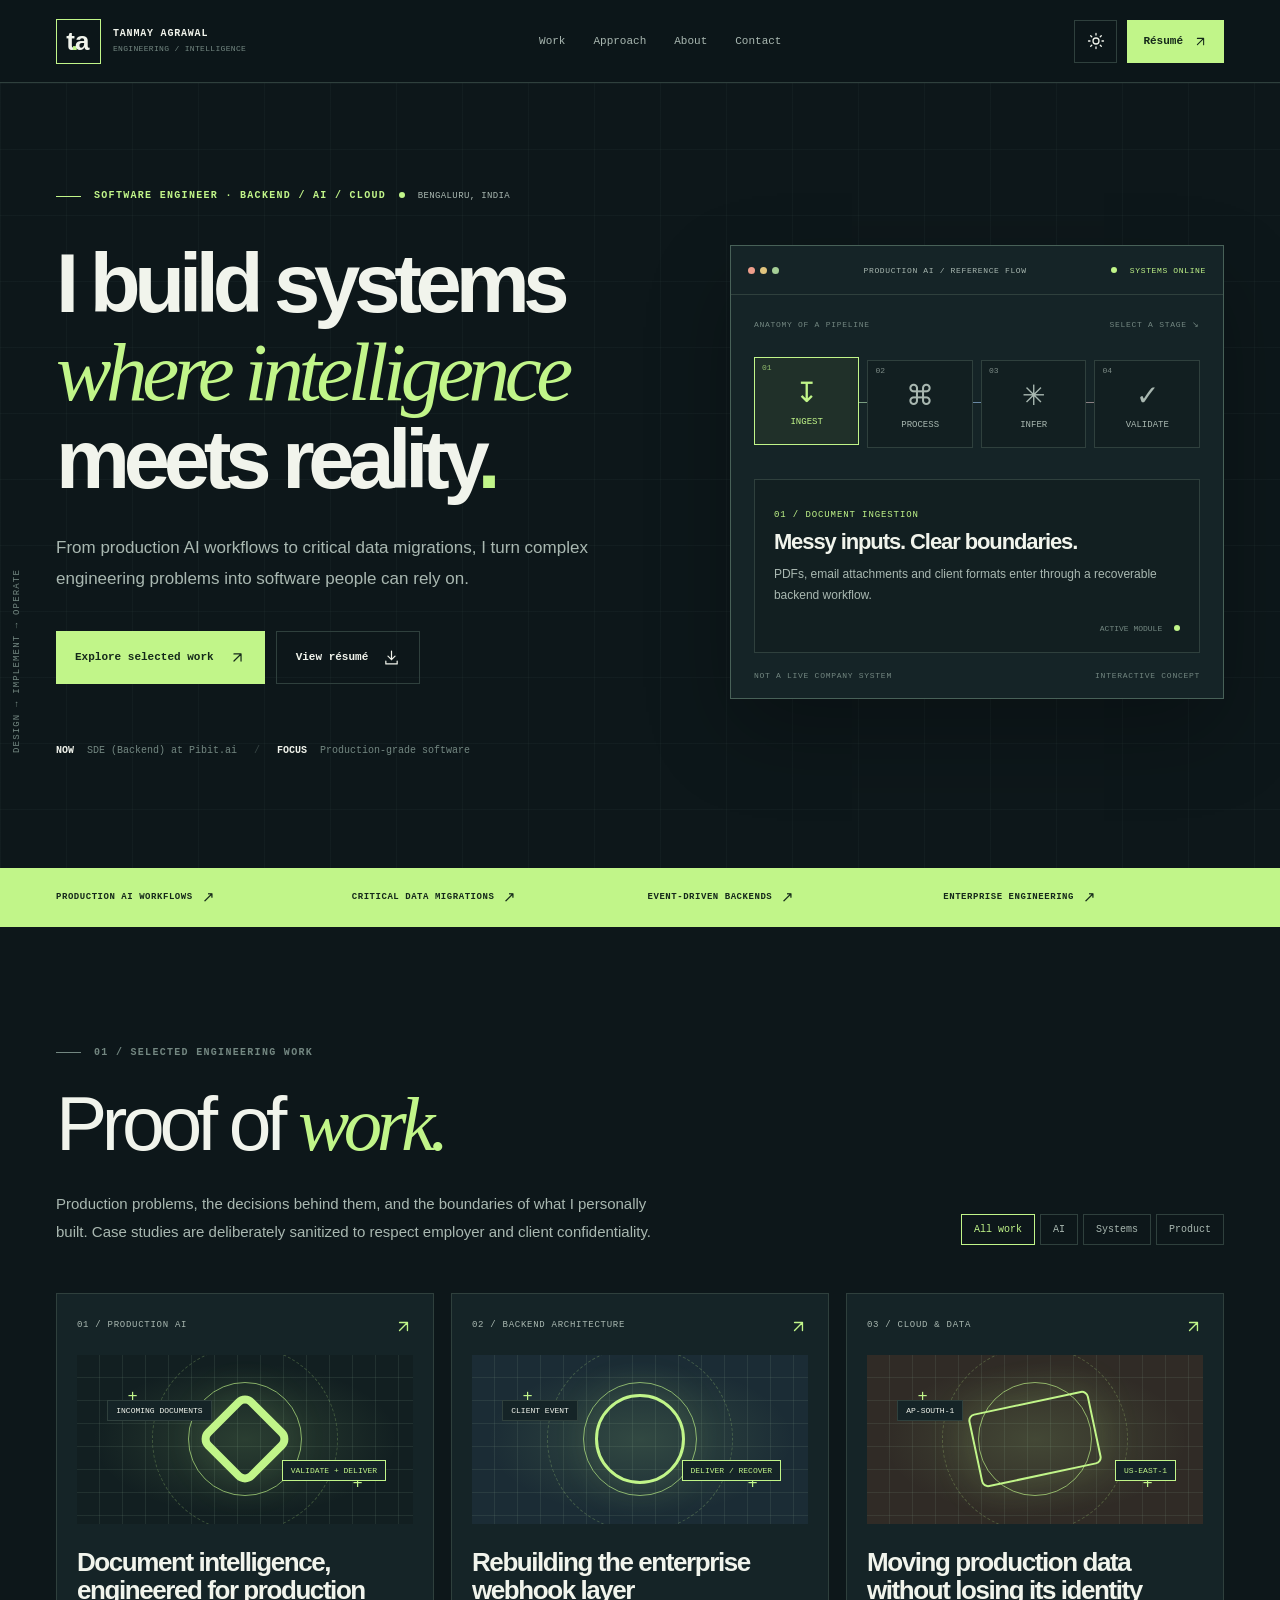
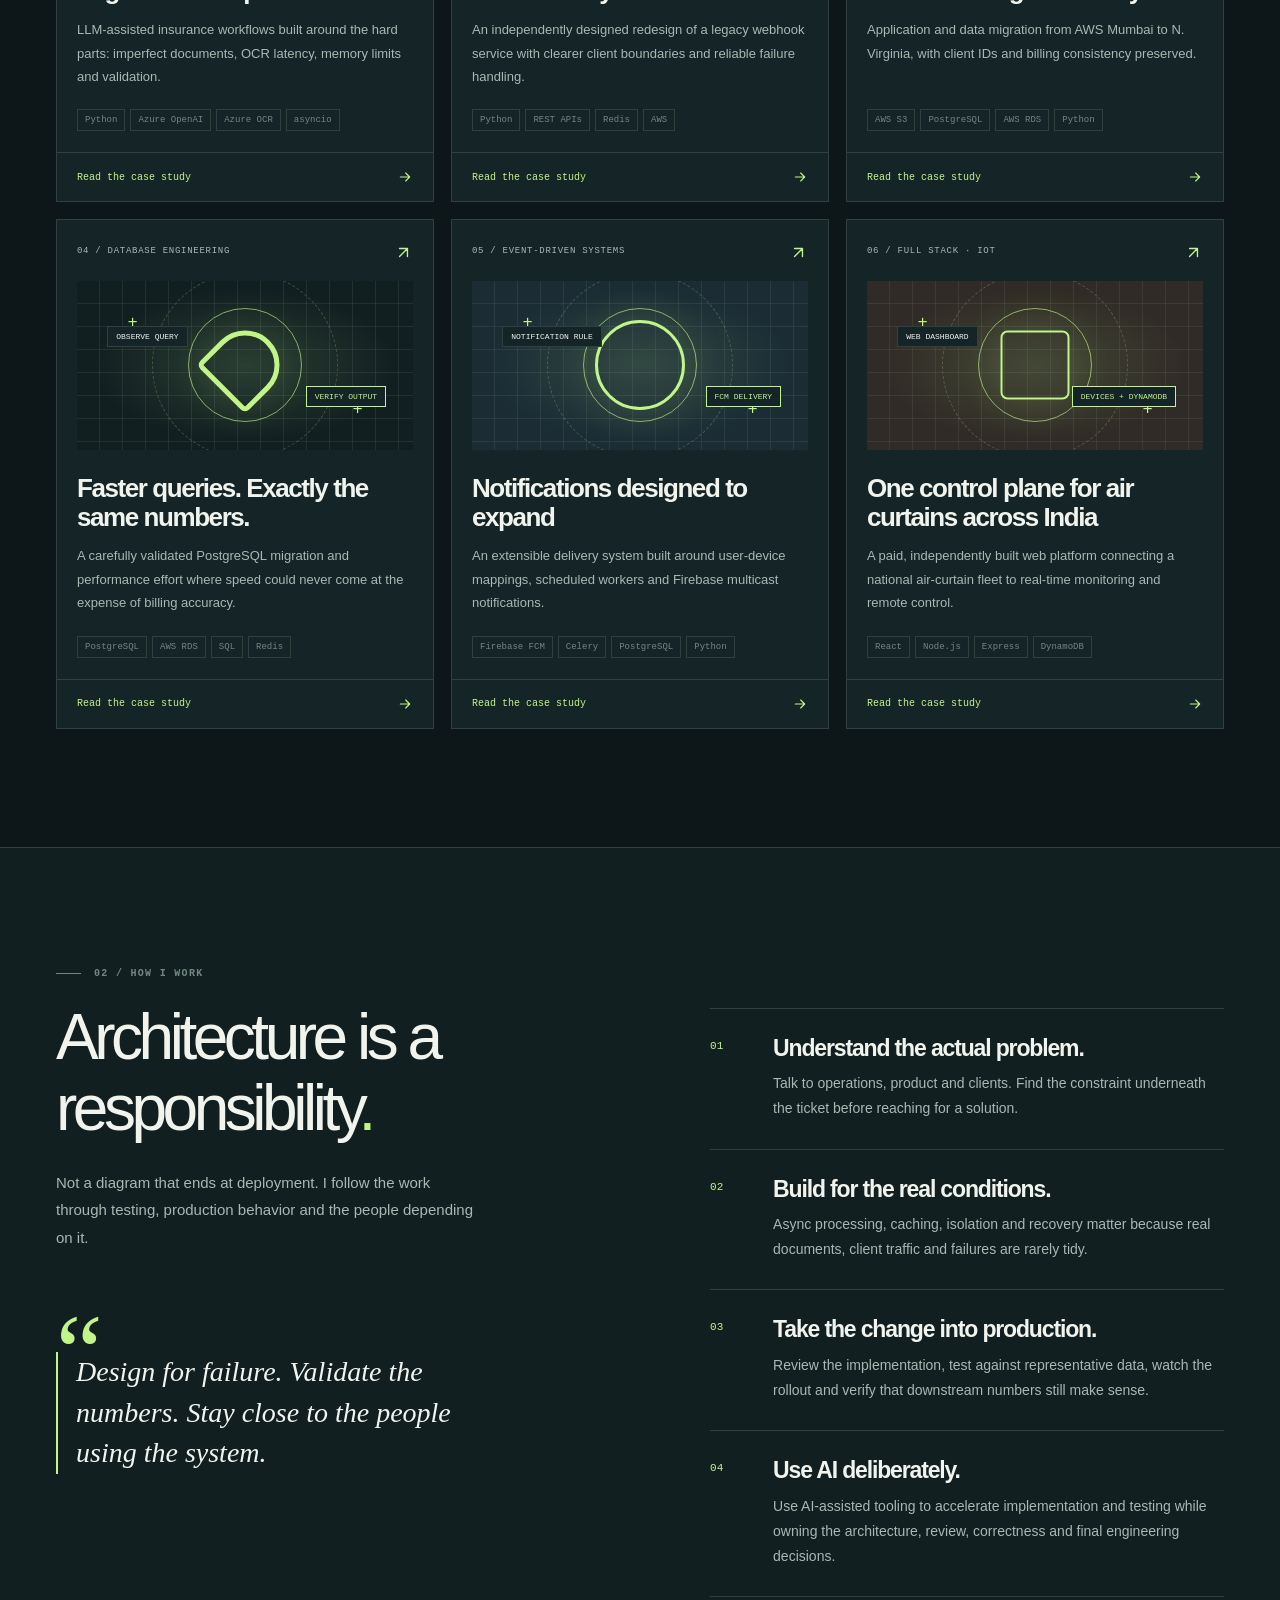
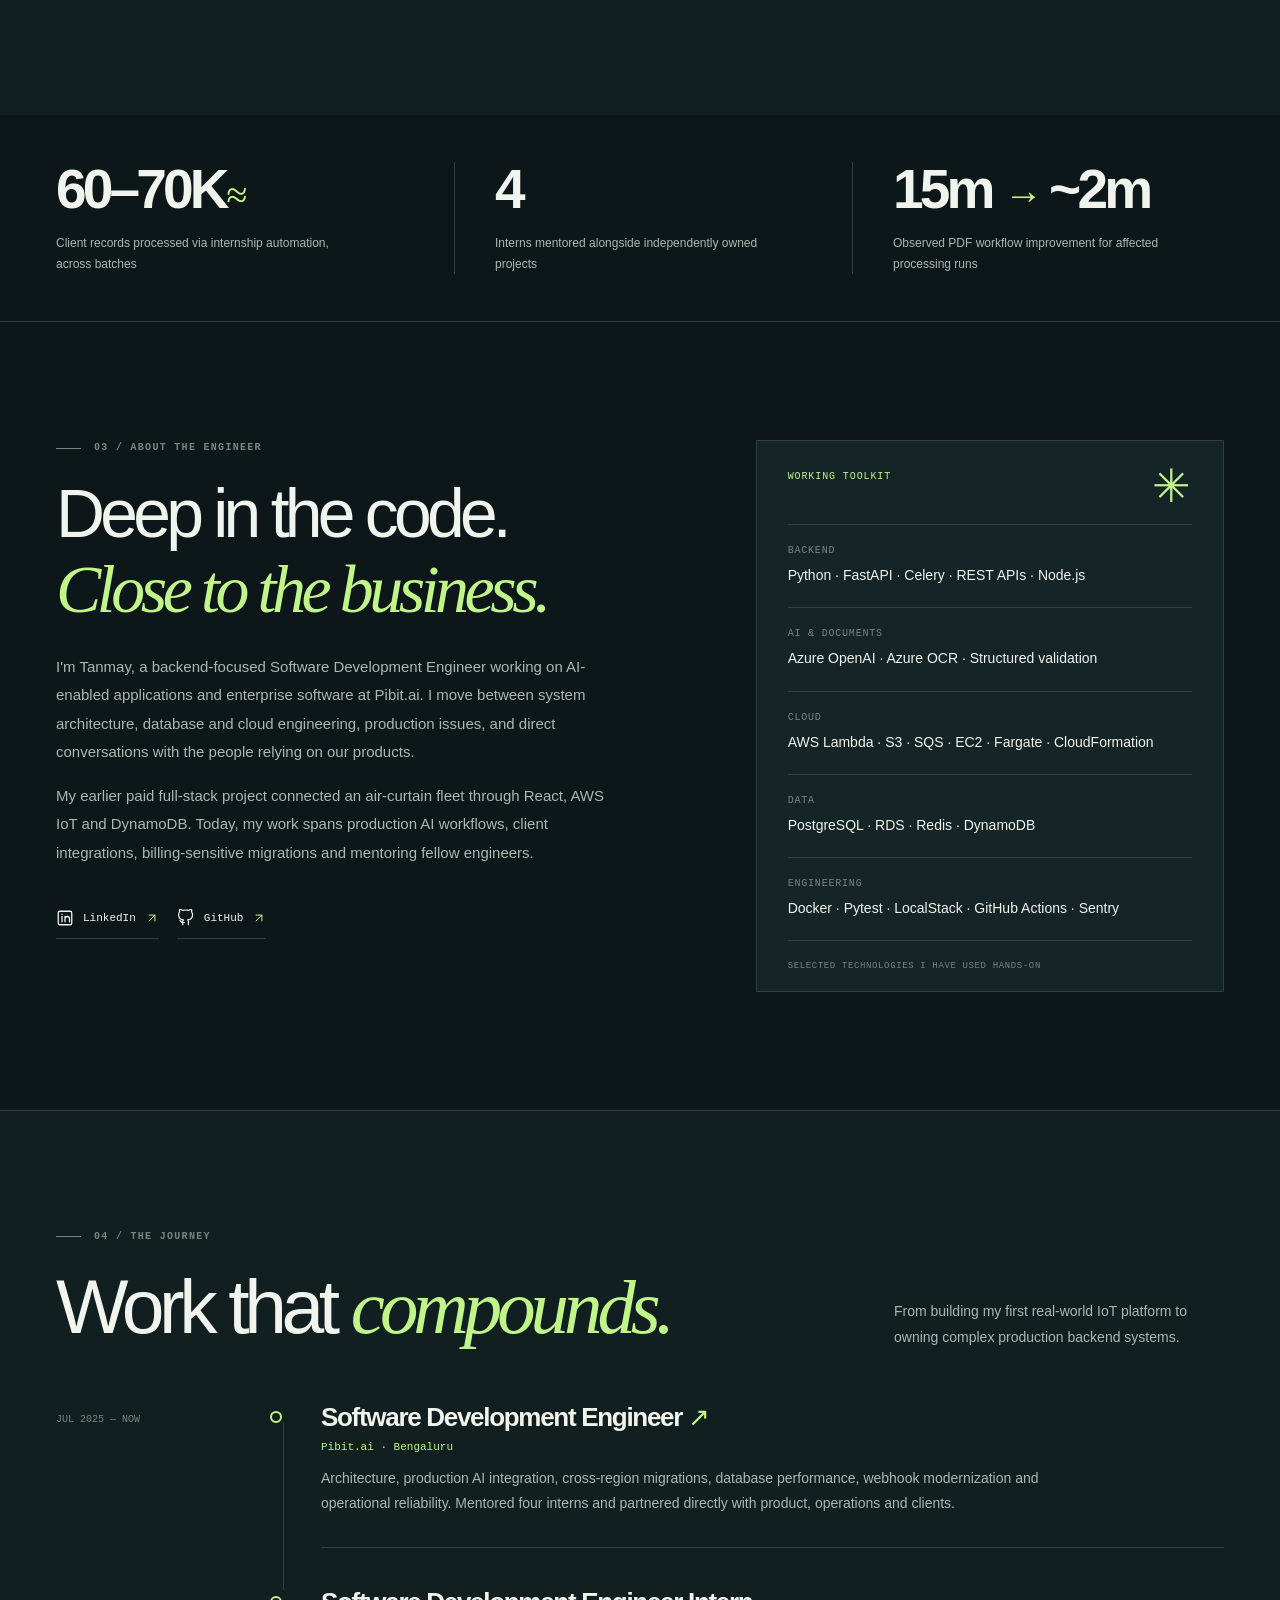
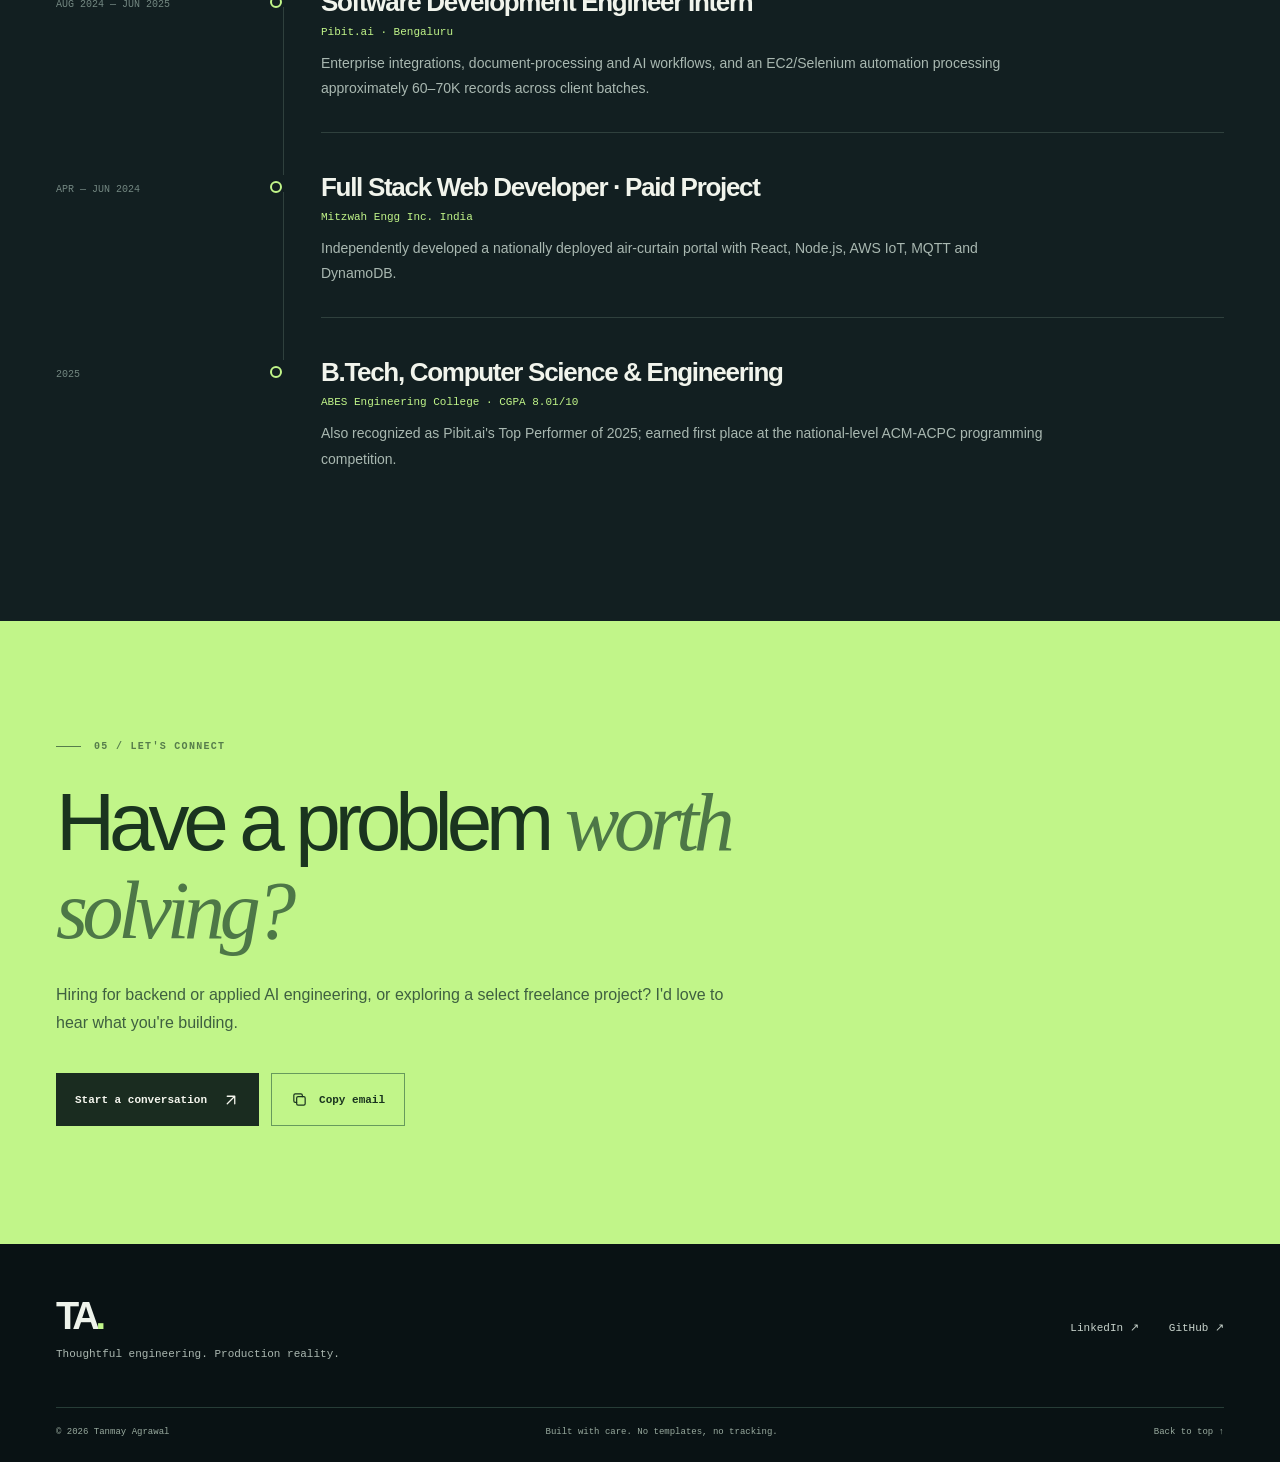
<file: index.html>
<!doctype html><html lang="en" data-theme="dark"><head>
<meta charset="utf-8"><meta name="viewport" content="width=device-width,initial-scale=1"><meta name="theme-color" content="#0d1518">
<meta name="description" content="Tanmay Agrawal is a backend software engineer building production AI workflows, enterprise APIs, reliable distributed services and cloud systems."><meta name="robots" content="index, follow"><link rel="canonical" href="https://iamtanmayag.github.io/">
<meta property="og:type" content="website"><meta property="og:url" content="https://iamtanmayag.github.io/"><meta property="og:title" content="Tanmay Agrawal | Backend, Production AI &amp; Cloud Engineer"><meta property="og:description" content="Tanmay Agrawal is a backend software engineer building production AI workflows, enterprise APIs, reliable distributed services and cloud systems."><meta property="og:image" content="https://iamtanmayag.github.io/assets/social-preview.png"><meta name="twitter:card" content="summary_large_image">
<title>Tanmay Agrawal | Backend, Production AI &amp; Cloud Engineer</title><link rel="icon" href="/assets/favicon.svg" type="image/svg+xml"><link rel="stylesheet" href="/assets/styles.css"><script src="/assets/site.js" defer></script>
</head><body data-page="home"><a href="#main" class="skip">Skip to content</a><div class="scroll-line" id="scroll-line" aria-hidden="true"></div>
<header class="site-header"><div class="header-inner wrap"><a class="brand" href="/" aria-label="Tanmay Agrawal homepage"><span class="brand-mark">t<span class="mark-dot">.</span>a</span><span class="brand-label">TANMAY AGRAWAL<br><small>ENGINEERING / INTELLIGENCE</small></span></a>
<nav class="desktop-nav" aria-label="Main navigation"><a href="/#work">Work</a><a href="/#approach">Approach</a><a href="/#about">About</a><a href="/#contact">Contact</a></nav>
<div class="header-actions"><button type="button" class="theme-toggle" aria-label="Switch theme" title="Switch theme"><svg class="icon" aria-hidden="true" width="18" height="18" viewBox="0 0 24 24" fill="none" stroke="currentColor" stroke-width="1.7" stroke-linecap="round" stroke-linejoin="round"><circle cx="12" cy="12" r="4"/><path d="M12 2v2m0 16v2M4.93 4.93l1.41 1.41m11.32 11.32 1.41 1.41M2 12h2m16 0h2M4.93 19.07l1.41-1.41M17.66 6.34l1.41-1.41"/></svg><span class="visually-hidden">Toggle color theme</span></button><a href="/assets/Tanmay_Agrawal_Resume.pdf" class="nav-resume" target="_blank" rel="noopener">Résumé <svg class="icon" aria-hidden="true" width="15" height="15" viewBox="0 0 24 24" fill="none" stroke="currentColor" stroke-width="1.7" stroke-linecap="round" stroke-linejoin="round"><path d="M7 17 17 7M7 7h10v10"/></svg></a><button class="menu-button" type="button" aria-label="Open menu" aria-expanded="false"><svg class="icon" aria-hidden="true" width="22" height="22" viewBox="0 0 24 24" fill="none" stroke="currentColor" stroke-width="1.7" stroke-linecap="round" stroke-linejoin="round"><path d="M4 7h16M4 12h16M4 17h16"/></svg></button></div></div>
<nav class="mobile-nav" aria-label="Mobile navigation" hidden><a href="/#work">Work</a><a href="/#approach">Approach</a><a href="/#about">About</a><a href="/#contact">Contact</a><a href="/assets/Tanmay_Agrawal_Resume.pdf">Résumé ↗</a></nav></header>
<main id="main"><section class="hero section-grid"><div class="wrap hero-grid"><div class="hero-main reveal"><div class="eyebrow"><span class="eyebrow-line"></span> SOFTWARE ENGINEER · BACKEND / AI / CLOUD <span class="hero-status"><i></i> BENGALURU, INDIA</span></div>
<h1>I build systems <em>where intelligence</em> meets reality<span class="period">.</span></h1>
<p class="hero-lede">From production AI workflows to critical data migrations, I turn complex engineering problems into software people can rely on.</p>
<div class="hero-buttons"><a class="btn btn-accent" href="#work">Explore selected work <svg class="icon" aria-hidden="true" width="17" height="17" viewBox="0 0 24 24" fill="none" stroke="currentColor" stroke-width="1.7" stroke-linecap="round" stroke-linejoin="round"><path d="M7 17 17 7M7 7h10v10"/></svg></a><a class="btn btn-outline" href="/assets/Tanmay_Agrawal_Resume.pdf" target="_blank" rel="noopener">View résumé <svg class="icon" aria-hidden="true" width="17" height="17" viewBox="0 0 24 24" fill="none" stroke="currentColor" stroke-width="1.7" stroke-linecap="round" stroke-linejoin="round"><path d="M12 3v12m-5-5 5 5 5-5M4 17v4h16v-4"/></svg></a></div>
<div class="hero-meta"><span><strong>NOW</strong> SDE (Backend) at Pibit.ai</span><span class="meta-slash">/</span><span><strong>FOCUS</strong> Production-grade software</span></div></div><div class="hero-aside reveal"><div class="system-panel" aria-label="Interactive diagram of an AI document workflow"><div class="panel-head"><span class="terminal-dots"><i></i><i></i><i></i></span><span>PRODUCTION AI / REFERENCE FLOW</span><span class="panel-live"><i></i> SYSTEMS ONLINE</span></div><div class="panel-body"><div class="panel-caption"><span>ANATOMY OF A PIPELINE</span><span>SELECT A STAGE ↘</span></div><div class="pipeline-map"><div class="flow-rail" aria-hidden="true"></div>
<button class="flow-node active" data-stage="0" aria-pressed="true"><span class="flow-count">01</span><span class="flow-icon">↧</span><span class="flow-label">INGEST</span></button>
<button class="flow-node" data-stage="1" aria-pressed="false"><span class="flow-count">02</span><span class="flow-icon">⌘</span><span class="flow-label">PROCESS</span></button>
<button class="flow-node" data-stage="2" aria-pressed="false"><span class="flow-count">03</span><span class="flow-icon">✳</span><span class="flow-label">INFER</span></button>
<button class="flow-node" data-stage="3" aria-pressed="false"><span class="flow-count">04</span><span class="flow-icon">✓</span><span class="flow-label">VALIDATE</span></button></div>
<div class="stage-info" aria-live="polite"><div><span class="stage-kicker" id="stage-kicker">01 / DOCUMENT INGESTION</span><h3 id="stage-heading">Messy inputs. Clear boundaries.</h3><p id="stage-description">PDFs, email attachments and client formats enter through a recoverable backend workflow.</p></div><span class="stage-status">ACTIVE MODULE <span class="status-breathe"></span></span></div><div class="panel-foot"><span>NOT A LIVE COMPANY SYSTEM</span><span>INTERACTIVE CONCEPT</span></div></div></div></div></div><span class="hero-vertical" aria-hidden="true">DESIGN → IMPLEMENT → OPERATE</span></section>
<section class="proof-band" aria-label="Areas of focus"><div class="wrap proof-grid"><span>PRODUCTION AI WORKFLOWS <b>↗</b></span><span>CRITICAL DATA MIGRATIONS <b>↗</b></span><span>EVENT-DRIVEN BACKENDS <b>↗</b></span><span>ENTERPRISE ENGINEERING <b>↗</b></span></div></section>
<section class="work-section section" id="work"><div class="wrap"><div class="section-header"><div><div class="eyebrow muted"><span class="eyebrow-line"></span> 01 / SELECTED ENGINEERING WORK</div><h2>Proof of <span class="outline-word">work.</span></h2><p class="section-intro">Production problems, the decisions behind them, and the boundaries of what I personally built. Case studies are deliberately sanitized to respect employer and client confidentiality.</p></div><div class="filter-controls" role="group" aria-label="Filter work"><button class="filter active" data-filter="all" aria-pressed="true">All work</button><button class="filter" data-filter="ai" aria-pressed="false">AI</button><button class="filter" data-filter="systems" aria-pressed="false">Systems</button><button class="filter" data-filter="product" aria-pressed="false">Product</button></div></div><div class="work-grid"><a class="project-card theme-lime" href="/work/document-intelligence/" data-kind="ai" aria-label="Read case study: Document intelligence, engineered for production"><div class="project-top"><span class="project-index">01 / PRODUCTION AI</span><span class="project-out"><svg class="icon" aria-hidden="true" width="19" height="19" viewBox="0 0 24 24" fill="none" stroke="currentColor" stroke-width="1.7" stroke-linecap="round" stroke-linejoin="round"><path d="M7 17 17 7M7 7h10v10"/></svg></span></div><div class="project-visual visual-01" aria-hidden="true"><span class="visual-cross cross1">+</span><span class="visual-cross cross2">+</span><span class="visual-circle ring1"></span><span class="visual-circle ring2"></span><span class="visual-chip chip1">INCOMING DOCUMENTS</span><span class="visual-chip chip2">VALIDATE + DELIVER</span><span class="visual-track"></span></div><div class="project-copy"><h3>Document intelligence, engineered for production</h3><p>LLM-assisted insurance workflows built around the hard parts: imperfect documents, OCR latency, memory limits and validation.</p><div class="tag-row"><span>Python</span><span>Azure OpenAI</span><span>Azure OCR</span><span>asyncio</span></div></div><span class="project-read">Read the case study <svg class="icon" aria-hidden="true" width="16" height="16" viewBox="0 0 24 24" fill="none" stroke="currentColor" stroke-width="1.7" stroke-linecap="round" stroke-linejoin="round"><path d="M5 12h14M13 6l6 6-6 6"/></svg></span></a><a class="project-card theme-blue" href="/work/webhook-modernization/" data-kind="systems" aria-label="Read case study: Rebuilding the enterprise webhook layer"><div class="project-top"><span class="project-index">02 / BACKEND ARCHITECTURE</span><span class="project-out"><svg class="icon" aria-hidden="true" width="19" height="19" viewBox="0 0 24 24" fill="none" stroke="currentColor" stroke-width="1.7" stroke-linecap="round" stroke-linejoin="round"><path d="M7 17 17 7M7 7h10v10"/></svg></span></div><div class="project-visual visual-02" aria-hidden="true"><span class="visual-cross cross1">+</span><span class="visual-cross cross2">+</span><span class="visual-circle ring1"></span><span class="visual-circle ring2"></span><span class="visual-chip chip1">CLIENT EVENT</span><span class="visual-chip chip2">DELIVER / RECOVER</span><span class="visual-track"></span></div><div class="project-copy"><h3>Rebuilding the enterprise webhook layer</h3><p>An independently designed redesign of a legacy webhook service with clearer client boundaries and reliable failure handling.</p><div class="tag-row"><span>Python</span><span>REST APIs</span><span>Redis</span><span>AWS</span></div></div><span class="project-read">Read the case study <svg class="icon" aria-hidden="true" width="16" height="16" viewBox="0 0 24 24" fill="none" stroke="currentColor" stroke-width="1.7" stroke-linecap="round" stroke-linejoin="round"><path d="M5 12h14M13 6l6 6-6 6"/></svg></span></a><a class="project-card theme-peach" href="/work/cross-region-migration/" data-kind="systems" aria-label="Read case study: Moving production data without losing its identity"><div class="project-top"><span class="project-index">03 / CLOUD & DATA</span><span class="project-out"><svg class="icon" aria-hidden="true" width="19" height="19" viewBox="0 0 24 24" fill="none" stroke="currentColor" stroke-width="1.7" stroke-linecap="round" stroke-linejoin="round"><path d="M7 17 17 7M7 7h10v10"/></svg></span></div><div class="project-visual visual-03" aria-hidden="true"><span class="visual-cross cross1">+</span><span class="visual-cross cross2">+</span><span class="visual-circle ring1"></span><span class="visual-circle ring2"></span><span class="visual-chip chip1">AP-SOUTH-1</span><span class="visual-chip chip2">US-EAST-1</span><span class="visual-track"></span></div><div class="project-copy"><h3>Moving production data without losing its identity</h3><p>Application and data migration from AWS Mumbai to N. Virginia, with client IDs and billing consistency preserved.</p><div class="tag-row"><span>AWS S3</span><span>PostgreSQL</span><span>AWS RDS</span><span>Python</span></div></div><span class="project-read">Read the case study <svg class="icon" aria-hidden="true" width="16" height="16" viewBox="0 0 24 24" fill="none" stroke="currentColor" stroke-width="1.7" stroke-linecap="round" stroke-linejoin="round"><path d="M5 12h14M13 6l6 6-6 6"/></svg></span></a><a class="project-card theme-lime" href="/work/database-performance/" data-kind="systems" aria-label="Read case study: Faster queries. Exactly the same numbers."><div class="project-top"><span class="project-index">04 / DATABASE ENGINEERING</span><span class="project-out"><svg class="icon" aria-hidden="true" width="19" height="19" viewBox="0 0 24 24" fill="none" stroke="currentColor" stroke-width="1.7" stroke-linecap="round" stroke-linejoin="round"><path d="M7 17 17 7M7 7h10v10"/></svg></span></div><div class="project-visual visual-04" aria-hidden="true"><span class="visual-cross cross1">+</span><span class="visual-cross cross2">+</span><span class="visual-circle ring1"></span><span class="visual-circle ring2"></span><span class="visual-chip chip1">OBSERVE QUERY</span><span class="visual-chip chip2">VERIFY OUTPUT</span><span class="visual-track"></span></div><div class="project-copy"><h3>Faster queries. Exactly the same numbers.</h3><p>A carefully validated PostgreSQL migration and performance effort where speed could never come at the expense of billing accuracy.</p><div class="tag-row"><span>PostgreSQL</span><span>AWS RDS</span><span>SQL</span><span>Redis</span></div></div><span class="project-read">Read the case study <svg class="icon" aria-hidden="true" width="16" height="16" viewBox="0 0 24 24" fill="none" stroke="currentColor" stroke-width="1.7" stroke-linecap="round" stroke-linejoin="round"><path d="M5 12h14M13 6l6 6-6 6"/></svg></span></a><a class="project-card theme-blue" href="/work/notification-platform/" data-kind="systems" aria-label="Read case study: Notifications designed to expand"><div class="project-top"><span class="project-index">05 / EVENT-DRIVEN SYSTEMS</span><span class="project-out"><svg class="icon" aria-hidden="true" width="19" height="19" viewBox="0 0 24 24" fill="none" stroke="currentColor" stroke-width="1.7" stroke-linecap="round" stroke-linejoin="round"><path d="M7 17 17 7M7 7h10v10"/></svg></span></div><div class="project-visual visual-05" aria-hidden="true"><span class="visual-cross cross1">+</span><span class="visual-cross cross2">+</span><span class="visual-circle ring1"></span><span class="visual-circle ring2"></span><span class="visual-chip chip1">NOTIFICATION RULE</span><span class="visual-chip chip2">FCM DELIVERY</span><span class="visual-track"></span></div><div class="project-copy"><h3>Notifications designed to expand</h3><p>An extensible delivery system built around user-device mappings, scheduled workers and Firebase multicast notifications.</p><div class="tag-row"><span>Firebase FCM</span><span>Celery</span><span>PostgreSQL</span><span>Python</span></div></div><span class="project-read">Read the case study <svg class="icon" aria-hidden="true" width="16" height="16" viewBox="0 0 24 24" fill="none" stroke="currentColor" stroke-width="1.7" stroke-linecap="round" stroke-linejoin="round"><path d="M5 12h14M13 6l6 6-6 6"/></svg></span></a><a class="project-card theme-peach" href="/work/air-curtain-iot/" data-kind="product" aria-label="Read case study: One control plane for air curtains across India"><div class="project-top"><span class="project-index">06 / FULL STACK · IOT</span><span class="project-out"><svg class="icon" aria-hidden="true" width="19" height="19" viewBox="0 0 24 24" fill="none" stroke="currentColor" stroke-width="1.7" stroke-linecap="round" stroke-linejoin="round"><path d="M7 17 17 7M7 7h10v10"/></svg></span></div><div class="project-visual visual-06" aria-hidden="true"><span class="visual-cross cross1">+</span><span class="visual-cross cross2">+</span><span class="visual-circle ring1"></span><span class="visual-circle ring2"></span><span class="visual-chip chip1">WEB DASHBOARD</span><span class="visual-chip chip2">DEVICES + DYNAMODB</span><span class="visual-track"></span></div><div class="project-copy"><h3>One control plane for air curtains across India</h3><p>A paid, independently built web platform connecting a national air-curtain fleet to real-time monitoring and remote control.</p><div class="tag-row"><span>React</span><span>Node.js</span><span>Express</span><span>DynamoDB</span></div></div><span class="project-read">Read the case study <svg class="icon" aria-hidden="true" width="16" height="16" viewBox="0 0 24 24" fill="none" stroke="currentColor" stroke-width="1.7" stroke-linecap="round" stroke-linejoin="round"><path d="M5 12h14M13 6l6 6-6 6"/></svg></span></a></div></div></section>
<section class="approach-section section" id="approach"><div class="wrap"><div class="eyebrow muted"><span class="eyebrow-line"></span> 02 / HOW I WORK</div><div class="approach-grid"><div class="approach-title"><h2>Architecture is a responsibility<span class="period">.</span></h2><p>Not a diagram that ends at deployment. I follow the work through testing, production behavior and the people depending on it.</p><div class="quote-mark">“</div><blockquote>Design for failure. Validate the numbers. Stay close to the people using the system.</blockquote></div><div class="approach-items"><article class="approach-item"><span class="item-num">01</span><div><h3>Understand the actual problem.</h3><p>Talk to operations, product and clients. Find the constraint underneath the ticket before reaching for a solution.</p></div></article><article class="approach-item"><span class="item-num">02</span><div><h3>Build for the real conditions.</h3><p>Async processing, caching, isolation and recovery matter because real documents, client traffic and failures are rarely tidy.</p></div></article><article class="approach-item"><span class="item-num">03</span><div><h3>Take the change into production.</h3><p>Review the implementation, test against representative data, watch the rollout and verify that downstream numbers still make sense.</p></div></article><article class="approach-item"><span class="item-num">04</span><div><h3>Use AI deliberately.</h3><p>Use AI-assisted tooling to accelerate implementation and testing while owning the architecture, review, correctness and final engineering decisions.</p></div></article></div></div></div></section>
<section class="metrics-strip"><div class="wrap metrics-grid"><div><strong>60–70K<span>≈</span></strong><p>Client records processed via internship automation, across batches</p></div><div><strong>4</strong><p>Interns mentored alongside independently owned projects</p></div><div><strong>15m <span>→</span> ~2m</strong><p>Observed PDF workflow improvement for affected processing runs</p></div></div></section>
<section class="about-section section" id="about"><div class="wrap about-grid"><div class="about-lead"><div class="eyebrow muted"><span class="eyebrow-line"></span> 03 / ABOUT THE ENGINEER</div><h2>Deep in the code. <em>Close to the business.</em></h2><p>I'm Tanmay, a backend-focused Software Development Engineer working on AI-enabled applications and enterprise software at Pibit.ai. I move between system architecture, database and cloud engineering, production issues, and direct conversations with the people relying on our products.</p><p>My earlier paid full-stack project connected an air-curtain fleet through React, AWS IoT and DynamoDB. Today, my work spans production AI workflows, client integrations, billing-sensitive migrations and mentoring fellow engineers.</p><div class="about-buttons"><a href="https://www.linkedin.com/in/tanmay-agrawal-23102320a/" target="_blank" rel="noopener noreferrer" class="social-link" aria-label="LinkedIn"><svg class="icon" aria-hidden="true" width="18" height="18" viewBox="0 0 24 24" fill="none" stroke="currentColor" stroke-width="1.7" stroke-linecap="round" stroke-linejoin="round"><rect x="3" y="3" width="18" height="18" rx="2"/><path d="M8 10v7m0-10v.1M12 17v-7m0 3a3 3 0 0 1 6 0v4"/></svg><span>LinkedIn</span><svg class="icon" aria-hidden="true" width="14" height="14" viewBox="0 0 24 24" fill="none" stroke="currentColor" stroke-width="1.7" stroke-linecap="round" stroke-linejoin="round"><path d="M7 17 17 7M7 7h10v10"/></svg></a><a href="https://github.com/iamtanmayag" target="_blank" rel="noopener noreferrer" class="social-link" aria-label="GitHub"><svg class="icon" aria-hidden="true" width="18" height="18" viewBox="0 0 24 24" fill="none" stroke="currentColor" stroke-width="1.7" stroke-linecap="round" stroke-linejoin="round"><path d="M9 19c-4.3 1.4-4.3-2.5-6-3m12 6v-3.9a3.5 3.5 0 0 0-1-2.7c3.3-.4 6.8-1.6 6.8-7.4a5.7 5.7 0 0 0-1.5-3.9 5.2 5.2 0 0 0-.1-3.8S17.9.1 15 2a14.5 14.5 0 0 0-8 0C4.1.1 2.8.3 2.8.3a5.2 5.2 0 0 0-.1 3.8A5.7 5.7 0 0 0 1.2 8c0 5.8 3.5 7 6.8 7.4a3.5 3.5 0 0 0-1 2.7V22" transform="translate(1 0) scale(.95)"/></svg><span>GitHub</span><svg class="icon" aria-hidden="true" width="14" height="14" viewBox="0 0 24 24" fill="none" stroke="currentColor" stroke-width="1.7" stroke-linecap="round" stroke-linejoin="round"><path d="M7 17 17 7M7 7h10v10"/></svg></a></div></div>
<div class="stack-card"><div class="stack-head"><span>WORKING TOOLKIT</span><span class="stack-symbol">✳</span></div><div class="stack-row"><span>BACKEND</span><p>Python · FastAPI · Celery · REST APIs · Node.js</p></div><div class="stack-row"><span>AI & DOCUMENTS</span><p>Azure OpenAI · Azure OCR · Structured validation</p></div><div class="stack-row"><span>CLOUD</span><p>AWS Lambda · S3 · SQS · EC2 · Fargate · CloudFormation</p></div><div class="stack-row"><span>DATA</span><p>PostgreSQL · RDS · Redis · DynamoDB</p></div><div class="stack-row"><span>ENGINEERING</span><p>Docker · Pytest · LocalStack · GitHub Actions · Sentry</p></div><div class="stack-foot">SELECTED TECHNOLOGIES I HAVE USED HANDS-ON</div></div></div></section>
<section class="timeline-section section"><div class="wrap"><div class="eyebrow muted"><span class="eyebrow-line"></span> 04 / THE JOURNEY</div><div class="timeline-heading"><h2>Work that <em>compounds.</em></h2><p>From building my first real-world IoT platform to owning complex production backend systems.</p></div><div class="timeline"><div class="timeline-row"><span class="tl-date">JUL 2025 — NOW</span><div class="tl-dot"></div><div class="tl-content"><h3>Software Development Engineer <span>↗</span></h3><p class="tl-company">Pibit.ai · Bengaluru</p><p>Architecture, production AI integration, cross-region migrations, database performance, webhook modernization and operational reliability. Mentored four interns and partnered directly with product, operations and clients.</p></div></div><div class="timeline-row"><span class="tl-date">AUG 2024 — JUN 2025</span><div class="tl-dot"></div><div class="tl-content"><h3>Software Development Engineer Intern</h3><p class="tl-company">Pibit.ai · Bengaluru</p><p>Enterprise integrations, document-processing and AI workflows, and an EC2/Selenium automation processing approximately 60–70K records across client batches.</p></div></div><div class="timeline-row"><span class="tl-date">APR — JUN 2024</span><div class="tl-dot"></div><div class="tl-content"><h3>Full Stack Web Developer · Paid Project</h3><p class="tl-company">Mitzwah Engg Inc. India</p><p>Independently developed a nationally deployed air-curtain portal with React, Node.js, AWS IoT, MQTT and DynamoDB.</p></div></div><div class="timeline-row"><span class="tl-date">2025</span><div class="tl-dot"></div><div class="tl-content"><h3>B.Tech, Computer Science & Engineering</h3><p class="tl-company">ABES Engineering College · CGPA 8.01/10</p><p>Also recognized as Pibit.ai's Top Performer of 2025; earned first place at the national-level ACM-ACPC programming competition.</p></div></div></div></div></section>
<section class="contact-section section" id="contact">
<div class="wrap contact-grid"><div class="contact-main">
<div class="eyebrow"><span class="eyebrow-line"></span> 05 / LET'S CONNECT</div>
<h2>Have a problem <em>worth solving?</em></h2>
<p>Hiring for backend or applied AI engineering, or exploring a select freelance project? I'd love to hear what you're building.</p>
<div class="contact-ctas">
<a class="btn btn-dark" href="https://mail.google.com/mail/?view=cm&amp;fs=1&amp;to=tanmayagrawal2764%40gmail.com&amp;su=Hello%20Tanmay%20%E2%80%94%20Let%27s%20connect" aria-label="Start a conversation in Gmail">Start a conversation <svg class="icon" aria-hidden="true" width="18" height="18" viewBox="0 0 24 24" fill="none" stroke="currentColor" stroke-width="1.7" stroke-linecap="round" stroke-linejoin="round"><path d="M7 17 17 7M7 7h10v10"/></svg></a>
<button class="copy-email" type="button" data-email="tanmayagrawal2764@gmail.com" aria-label="Copy email address"><svg class="icon" aria-hidden="true" width="17" height="17" viewBox="0 0 24 24" fill="none" stroke="currentColor" stroke-width="1.7" stroke-linecap="round" stroke-linejoin="round"><rect x="8" y="8" width="12" height="12" rx="2"/><path d="M16 8V6a2 2 0 0 0-2-2H6a2 2 0 0 0-2 2v8a2 2 0 0 0 2 2h2"/></svg><span aria-live="polite">Copy email</span></button>
</div></div></div></section></main>
<footer class="footer"><div class="wrap footer-main"><div><a class="footer-brand" href="/">TA<span>.</span></a><p>Thoughtful engineering. Production reality.</p></div><div class="footer-links"><a href="https://www.linkedin.com/in/tanmay-agrawal-23102320a/" target="_blank" rel="noopener noreferrer">LinkedIn ↗</a><a href="https://github.com/iamtanmayag" target="_blank" rel="noopener noreferrer">GitHub ↗</a></div></div><div class="wrap footer-bottom"><span>© <span class="year">2026</span> Tanmay Agrawal</span><span>Built with care. No templates, no tracking.</span><a href="#main">Back to top ↑</a></div></footer>
</body></html>
</file>
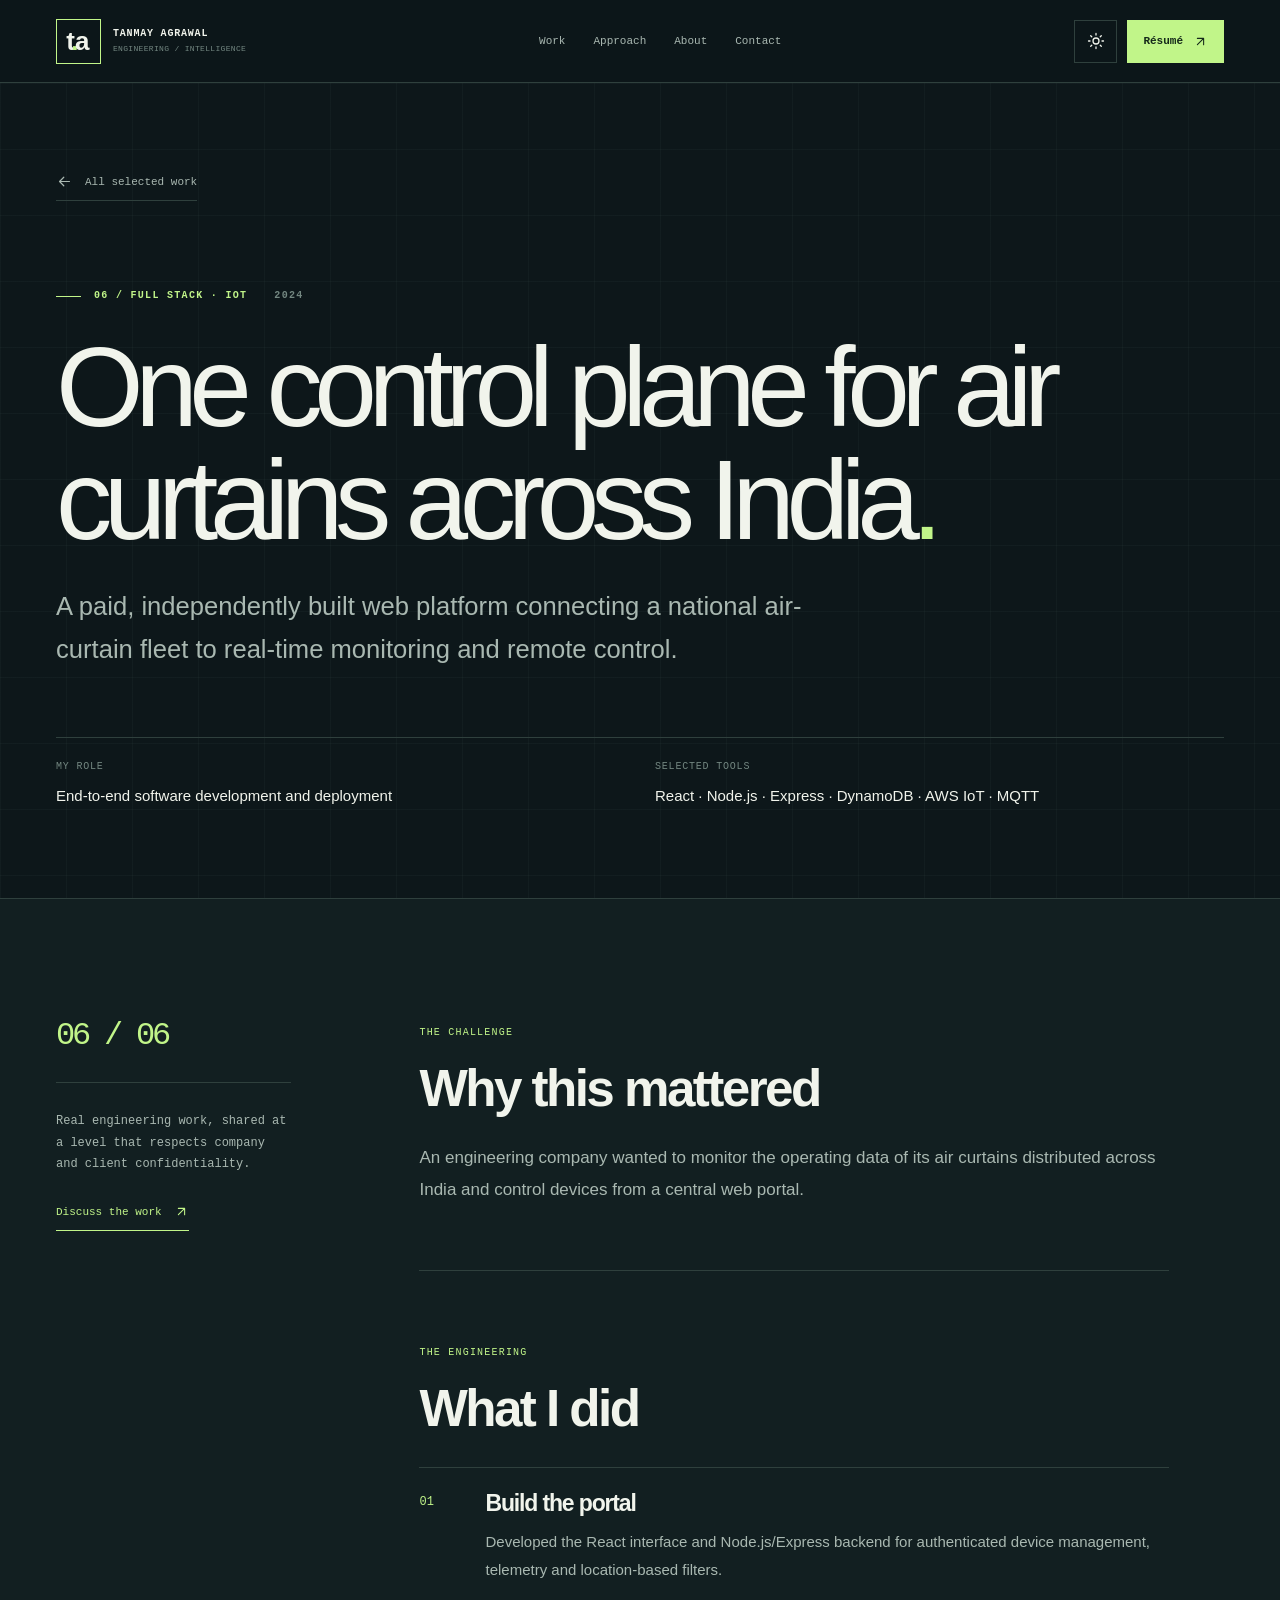
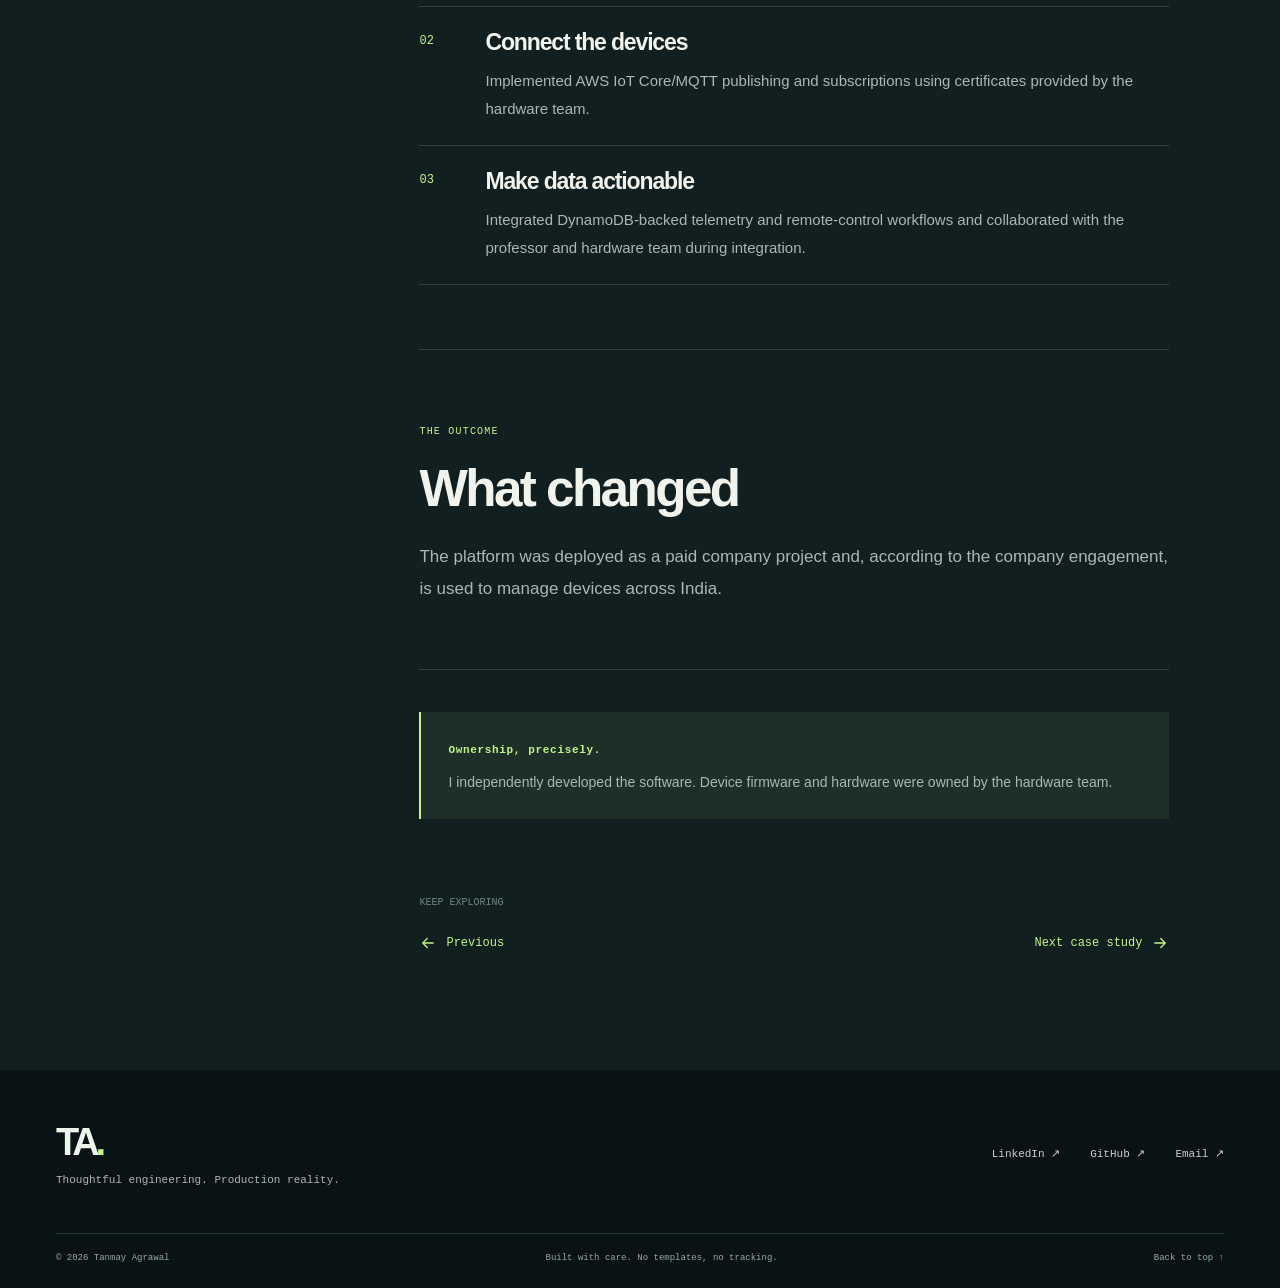
<file: work/air-curtain-iot/index.html>
<!doctype html><html lang="en" data-theme="dark"><head>
<meta charset="utf-8"><meta name="viewport" content="width=device-width,initial-scale=1"><meta name="theme-color" content="#0d1518">
<meta name="description" content="A paid, independently built web platform connecting a national air-curtain fleet to real-time monitoring and remote control."><meta name="robots" content="index, follow"><link rel="canonical" href="https://iamtanmayag.github.io/work/air-curtain-iot/">
<meta property="og:type" content="website"><meta property="og:url" content="https://iamtanmayag.github.io/work/air-curtain-iot/"><meta property="og:title" content="One control plane for air curtains across India | Tanmay Agrawal"><meta property="og:description" content="A paid, independently built web platform connecting a national air-curtain fleet to real-time monitoring and remote control."><meta property="og:image" content="https://iamtanmayag.github.io/assets/social-preview.png"><meta name="twitter:card" content="summary_large_image">
<title>One control plane for air curtains across India | Tanmay Agrawal</title><link rel="icon" href="/assets/favicon.svg" type="image/svg+xml"><link rel="stylesheet" href="/assets/styles.css"><script src="/assets/site.js" defer></script>
</head><body data-page="case"><a href="#main" class="skip">Skip to content</a><div class="scroll-line" id="scroll-line" aria-hidden="true"></div>
<header class="site-header"><div class="header-inner wrap"><a class="brand" href="/" aria-label="Tanmay Agrawal homepage"><span class="brand-mark">t<span class="mark-dot">.</span>a</span><span class="brand-label">TANMAY AGRAWAL<br><small>ENGINEERING / INTELLIGENCE</small></span></a>
<nav class="desktop-nav" aria-label="Main navigation"><a href="/#work">Work</a><a href="/#approach">Approach</a><a href="/#about">About</a><a href="/#contact">Contact</a></nav>
<div class="header-actions"><button type="button" class="theme-toggle" aria-label="Switch theme" title="Switch theme"><svg class="icon" aria-hidden="true" width="18" height="18" viewBox="0 0 24 24" fill="none" stroke="currentColor" stroke-width="1.7" stroke-linecap="round" stroke-linejoin="round"><circle cx="12" cy="12" r="4"/><path d="M12 2v2m0 16v2M4.93 4.93l1.41 1.41m11.32 11.32 1.41 1.41M2 12h2m16 0h2M4.93 19.07l1.41-1.41M17.66 6.34l1.41-1.41"/></svg><span class="visually-hidden">Toggle color theme</span></button><a href="/assets/Tanmay_Agrawal_Resume.pdf" class="nav-resume" target="_blank" rel="noopener">Résumé <svg class="icon" aria-hidden="true" width="15" height="15" viewBox="0 0 24 24" fill="none" stroke="currentColor" stroke-width="1.7" stroke-linecap="round" stroke-linejoin="round"><path d="M7 17 17 7M7 7h10v10"/></svg></a><button class="menu-button" type="button" aria-label="Open menu" aria-expanded="false"><svg class="icon" aria-hidden="true" width="22" height="22" viewBox="0 0 24 24" fill="none" stroke="currentColor" stroke-width="1.7" stroke-linecap="round" stroke-linejoin="round"><path d="M4 7h16M4 12h16M4 17h16"/></svg></button></div></div>
<nav class="mobile-nav" aria-label="Mobile navigation" hidden><a href="/#work">Work</a><a href="/#approach">Approach</a><a href="/#about">About</a><a href="/#contact">Contact</a><a href="/assets/Tanmay_Agrawal_Resume.pdf">Résumé ↗</a></nav></header>
<main id="main"><section class="case-hero section-grid"><div class="wrap"><a href="/#work" class="back-link"><svg class="icon" aria-hidden="true" width="17" height="17" viewBox="0 0 24 24" fill="none" stroke="currentColor" stroke-width="1.7" stroke-linecap="round" stroke-linejoin="round"><path d="M19 12H5m6 6-6-6 6-6"/></svg> All selected work</a><div class="eyebrow case-eyebrow"><span class="eyebrow-line"></span>06 / FULL STACK · IOT <span class="case-year">2024</span></div><h1>One control plane for air curtains across India<span class="period">.</span></h1><p class="case-lede">A paid, independently built web platform connecting a national air-curtain fleet to real-time monitoring and remote control.</p><div class="case-hero-meta"><div><span>MY ROLE</span><strong>End-to-end software development and deployment</strong></div><div><span>SELECTED TOOLS</span><strong>React · Node.js · Express · DynamoDB · AWS IoT · MQTT</strong></div></div></div></section><section class="case-content section"><div class="wrap case-columns"><aside class="case-aside"><span class="side-number">06 / 06</span><div class="sidebar-divider"></div><p>Real engineering work, shared at a level that respects company and client confidentiality.</p><a href="https://mail.google.com/mail/?view=cm&amp;fs=1&amp;to=tanmayagrawal2764%40gmail.com&amp;su=Let%27s%20discuss%20your%20engineering%20work" target="_blank" rel="noopener noreferrer" class="sidebar-link" aria-label="Discuss the work via Gmail (opens a new tab)">Discuss the work <svg class="icon" aria-hidden="true" width="15" height="15" viewBox="0 0 24 24" fill="none" stroke="currentColor" stroke-width="1.7" stroke-linecap="round" stroke-linejoin="round"><path d="M7 17 17 7M7 7h10v10"/></svg></a></aside><div class="case-main"><div class="case-section"><span class="case-label">THE CHALLENGE</span><h2>Why this mattered</h2><p>An engineering company wanted to monitor the operating data of its air curtains distributed across India and control devices from a central web portal.</p></div><div class="case-section"><span class="case-label">THE ENGINEERING</span><h2>What I did</h2><div class="step-list"><article class="step"><span>01</span><div><h3>Build the portal</h3><p>Developed the React interface and Node.js/Express backend for authenticated device management, telemetry and location-based filters.</p></div></article><article class="step"><span>02</span><div><h3>Connect the devices</h3><p>Implemented AWS IoT Core/MQTT publishing and subscriptions using certificates provided by the hardware team.</p></div></article><article class="step"><span>03</span><div><h3>Make data actionable</h3><p>Integrated DynamoDB-backed telemetry and remote-control workflows and collaborated with the professor and hardware team during integration.</p></div></article></div></div><div class="case-section outcome-section"><span class="case-label">THE OUTCOME</span><h2>What changed</h2><p>The platform was deployed as a paid company project and, according to the company engagement, is used to manage devices across India.</p></div><div class="ownership-note"><strong>Ownership, precisely.</strong><p>I independently developed the software. Device firmware and hardware were owned by the hardware team.</p></div><div class="next-work"><span>KEEP EXPLORING</span><div class="next-work-links"><a href="/work/notification-platform/"><svg class="icon" aria-hidden="true" width="18" height="18" viewBox="0 0 24 24" fill="none" stroke="currentColor" stroke-width="1.7" stroke-linecap="round" stroke-linejoin="round"><path d="M19 12H5m6 6-6-6 6-6"/></svg> Previous</a><a href="/work/document-intelligence/">Next case study <svg class="icon" aria-hidden="true" width="18" height="18" viewBox="0 0 24 24" fill="none" stroke="currentColor" stroke-width="1.7" stroke-linecap="round" stroke-linejoin="round"><path d="M5 12h14M13 6l6 6-6 6"/></svg></a></div></div></div></div></section></main>
<footer class="footer"><div class="wrap footer-main"><div><a class="footer-brand" href="/">TA<span>.</span></a><p>Thoughtful engineering. Production reality.</p></div><div class="footer-links"><a href="https://www.linkedin.com/in/tanmay-agrawal-23102320a/" target="_blank" rel="noopener noreferrer">LinkedIn ↗</a><a href="https://github.com/iamtanmayag" target="_blank" rel="noopener noreferrer">GitHub ↗</a><a href="mailto:tanmayagrawal2764@gmail.com">Email ↗</a></div></div><div class="wrap footer-bottom"><span>© <span class="year">2026</span> Tanmay Agrawal</span><span>Built with care. No templates, no tracking.</span><a href="#main">Back to top ↑</a></div></footer>
</body></html>
</file>
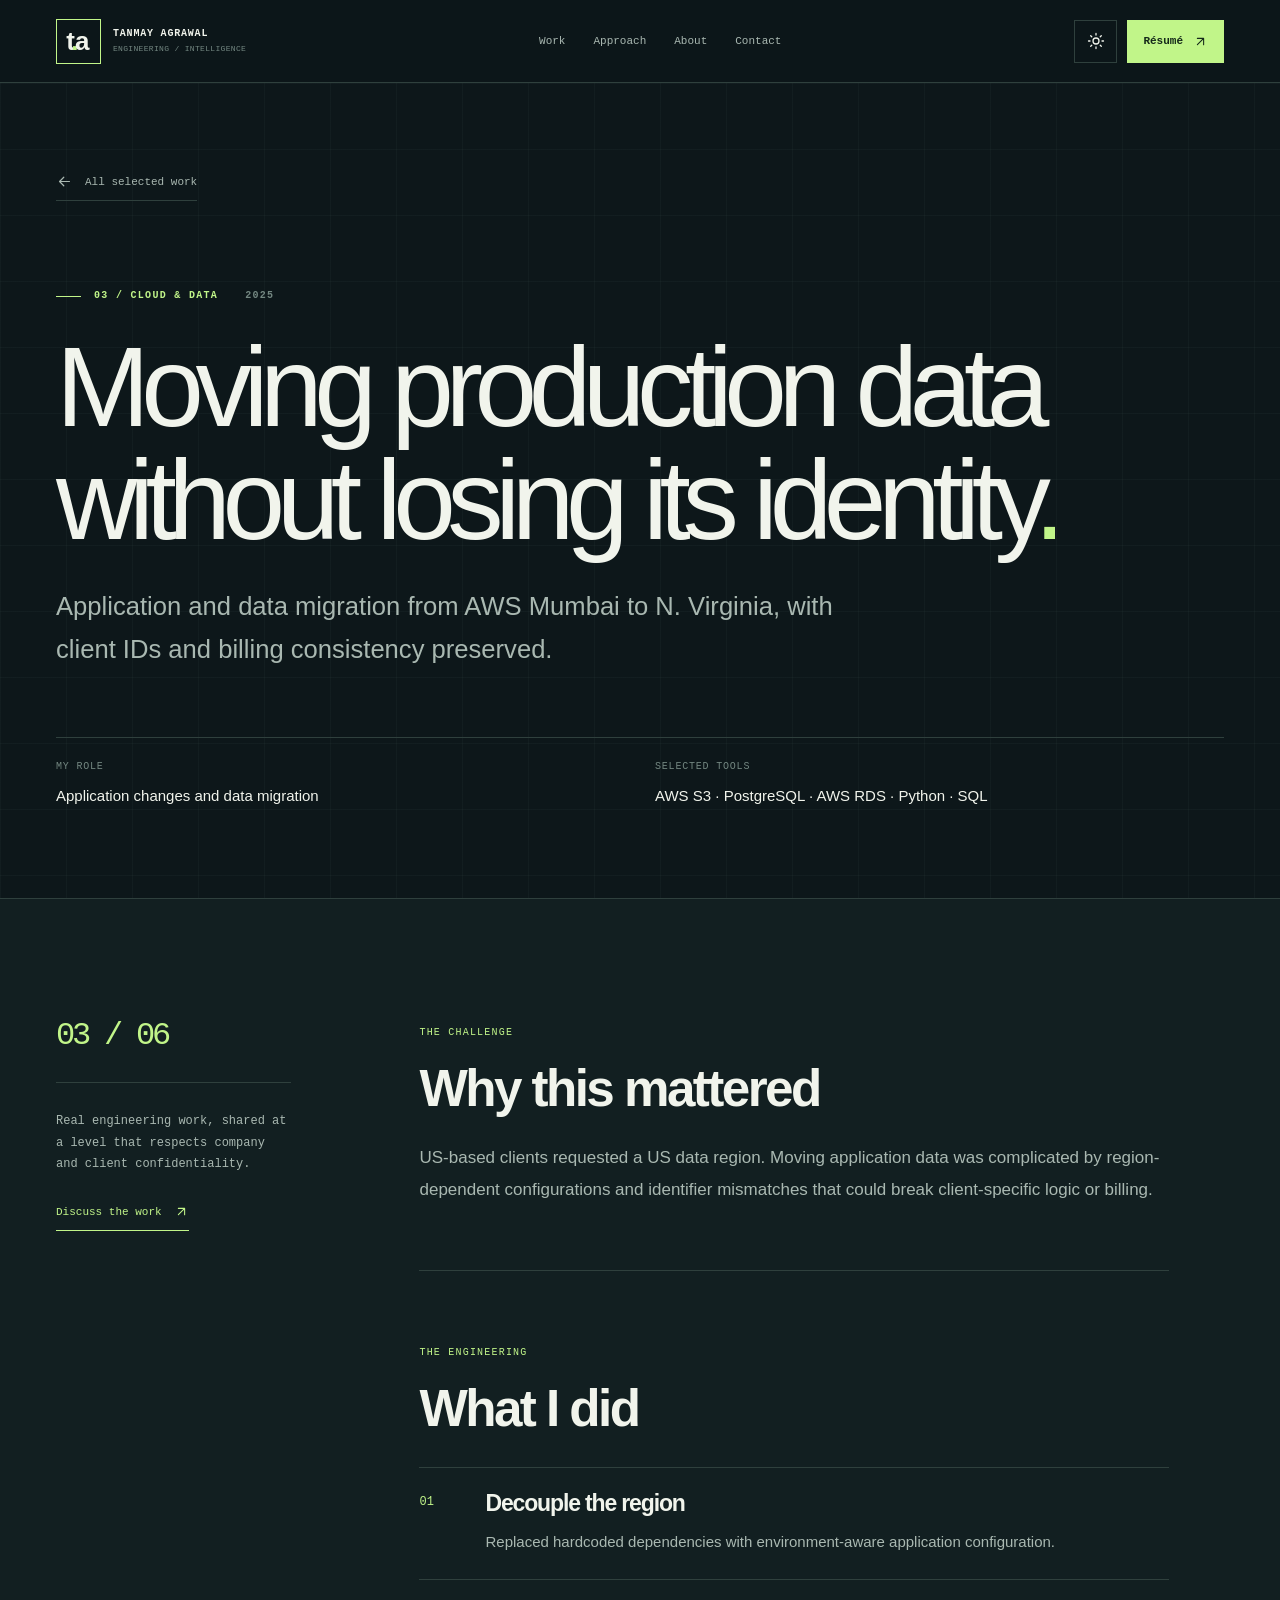
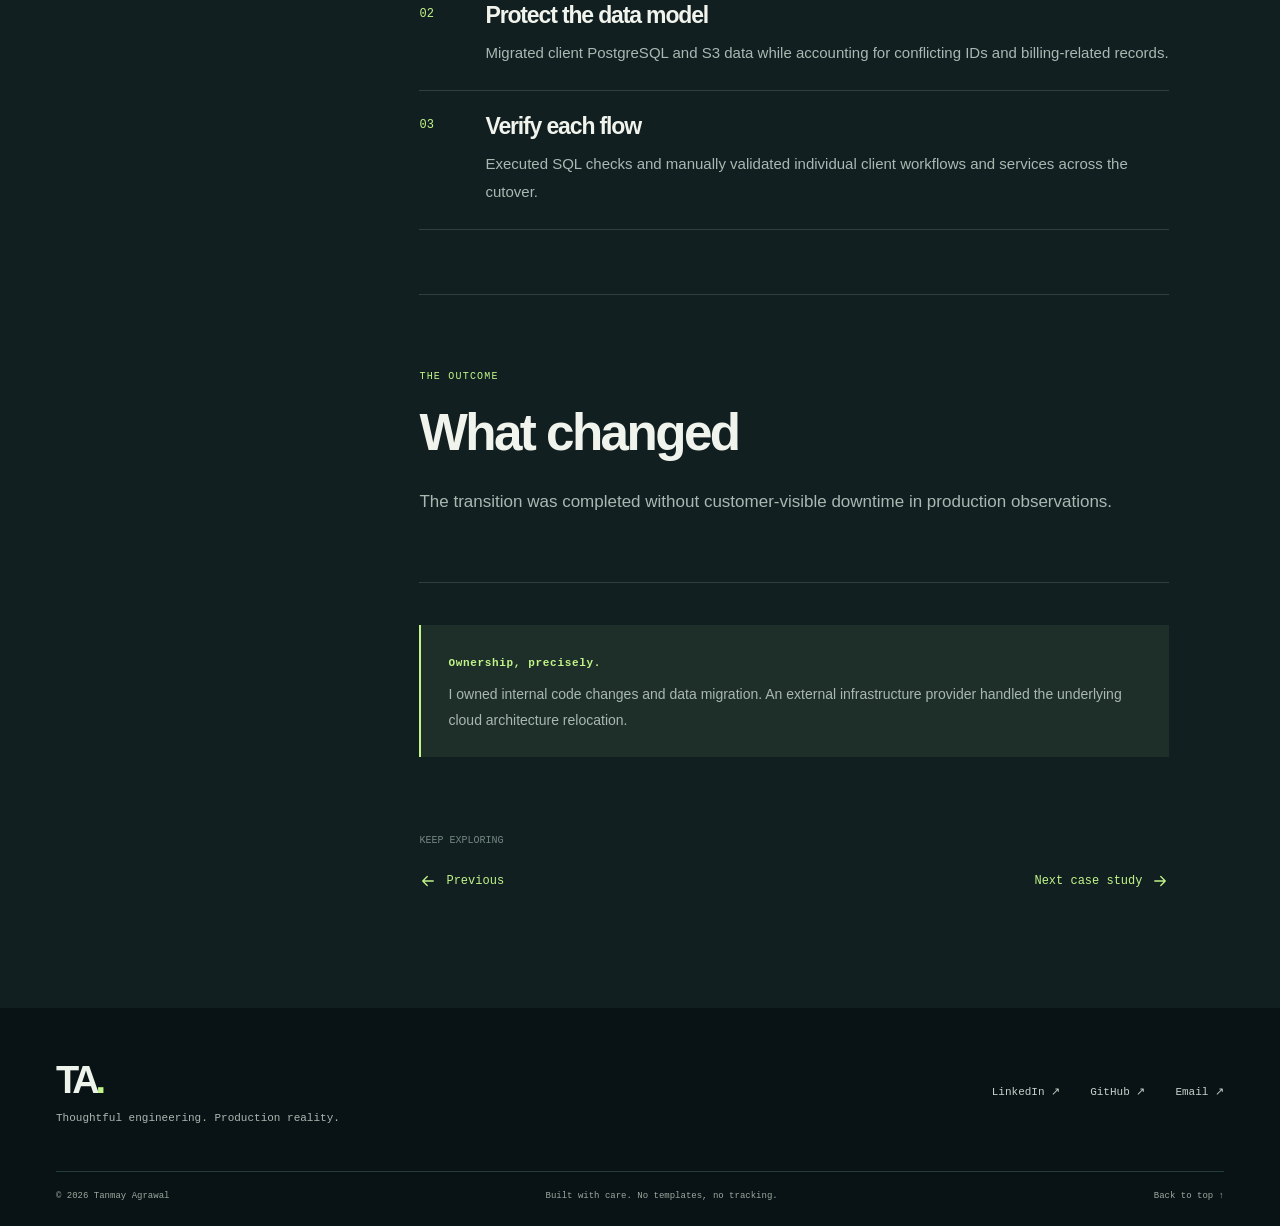
<file: work/cross-region-migration/index.html>
<!doctype html><html lang="en" data-theme="dark"><head>
<meta charset="utf-8"><meta name="viewport" content="width=device-width,initial-scale=1"><meta name="theme-color" content="#0d1518">
<meta name="description" content="Application and data migration from AWS Mumbai to N. Virginia, with client IDs and billing consistency preserved."><meta name="robots" content="index, follow"><link rel="canonical" href="https://iamtanmayag.github.io/work/cross-region-migration/">
<meta property="og:type" content="website"><meta property="og:url" content="https://iamtanmayag.github.io/work/cross-region-migration/"><meta property="og:title" content="Moving production data without losing its identity | Tanmay Agrawal"><meta property="og:description" content="Application and data migration from AWS Mumbai to N. Virginia, with client IDs and billing consistency preserved."><meta property="og:image" content="https://iamtanmayag.github.io/assets/social-preview.png"><meta name="twitter:card" content="summary_large_image">
<title>Moving production data without losing its identity | Tanmay Agrawal</title><link rel="icon" href="/assets/favicon.svg" type="image/svg+xml"><link rel="stylesheet" href="/assets/styles.css"><script src="/assets/site.js" defer></script>
</head><body data-page="case"><a href="#main" class="skip">Skip to content</a><div class="scroll-line" id="scroll-line" aria-hidden="true"></div>
<header class="site-header"><div class="header-inner wrap"><a class="brand" href="/" aria-label="Tanmay Agrawal homepage"><span class="brand-mark">t<span class="mark-dot">.</span>a</span><span class="brand-label">TANMAY AGRAWAL<br><small>ENGINEERING / INTELLIGENCE</small></span></a>
<nav class="desktop-nav" aria-label="Main navigation"><a href="/#work">Work</a><a href="/#approach">Approach</a><a href="/#about">About</a><a href="/#contact">Contact</a></nav>
<div class="header-actions"><button type="button" class="theme-toggle" aria-label="Switch theme" title="Switch theme"><svg class="icon" aria-hidden="true" width="18" height="18" viewBox="0 0 24 24" fill="none" stroke="currentColor" stroke-width="1.7" stroke-linecap="round" stroke-linejoin="round"><circle cx="12" cy="12" r="4"/><path d="M12 2v2m0 16v2M4.93 4.93l1.41 1.41m11.32 11.32 1.41 1.41M2 12h2m16 0h2M4.93 19.07l1.41-1.41M17.66 6.34l1.41-1.41"/></svg><span class="visually-hidden">Toggle color theme</span></button><a href="/assets/Tanmay_Agrawal_Resume.pdf" class="nav-resume" target="_blank" rel="noopener">Résumé <svg class="icon" aria-hidden="true" width="15" height="15" viewBox="0 0 24 24" fill="none" stroke="currentColor" stroke-width="1.7" stroke-linecap="round" stroke-linejoin="round"><path d="M7 17 17 7M7 7h10v10"/></svg></a><button class="menu-button" type="button" aria-label="Open menu" aria-expanded="false"><svg class="icon" aria-hidden="true" width="22" height="22" viewBox="0 0 24 24" fill="none" stroke="currentColor" stroke-width="1.7" stroke-linecap="round" stroke-linejoin="round"><path d="M4 7h16M4 12h16M4 17h16"/></svg></button></div></div>
<nav class="mobile-nav" aria-label="Mobile navigation" hidden><a href="/#work">Work</a><a href="/#approach">Approach</a><a href="/#about">About</a><a href="/#contact">Contact</a><a href="/assets/Tanmay_Agrawal_Resume.pdf">Résumé ↗</a></nav></header>
<main id="main"><section class="case-hero section-grid"><div class="wrap"><a href="/#work" class="back-link"><svg class="icon" aria-hidden="true" width="17" height="17" viewBox="0 0 24 24" fill="none" stroke="currentColor" stroke-width="1.7" stroke-linecap="round" stroke-linejoin="round"><path d="M19 12H5m6 6-6-6 6-6"/></svg> All selected work</a><div class="eyebrow case-eyebrow"><span class="eyebrow-line"></span>03 / CLOUD &amp; DATA <span class="case-year">2025</span></div><h1>Moving production data without losing its identity<span class="period">.</span></h1><p class="case-lede">Application and data migration from AWS Mumbai to N. Virginia, with client IDs and billing consistency preserved.</p><div class="case-hero-meta"><div><span>MY ROLE</span><strong>Application changes and data migration</strong></div><div><span>SELECTED TOOLS</span><strong>AWS S3 · PostgreSQL · AWS RDS · Python · SQL</strong></div></div></div></section><section class="case-content section"><div class="wrap case-columns"><aside class="case-aside"><span class="side-number">03 / 06</span><div class="sidebar-divider"></div><p>Real engineering work, shared at a level that respects company and client confidentiality.</p><a href="https://mail.google.com/mail/?view=cm&amp;fs=1&amp;to=tanmayagrawal2764%40gmail.com&amp;su=Let%27s%20discuss%20your%20engineering%20work" target="_blank" rel="noopener noreferrer" class="sidebar-link" aria-label="Discuss the work via Gmail (opens a new tab)">Discuss the work <svg class="icon" aria-hidden="true" width="15" height="15" viewBox="0 0 24 24" fill="none" stroke="currentColor" stroke-width="1.7" stroke-linecap="round" stroke-linejoin="round"><path d="M7 17 17 7M7 7h10v10"/></svg></a></aside><div class="case-main"><div class="case-section"><span class="case-label">THE CHALLENGE</span><h2>Why this mattered</h2><p>US-based clients requested a US data region. Moving application data was complicated by region-dependent configurations and identifier mismatches that could break client-specific logic or billing.</p></div><div class="case-section"><span class="case-label">THE ENGINEERING</span><h2>What I did</h2><div class="step-list"><article class="step"><span>01</span><div><h3>Decouple the region</h3><p>Replaced hardcoded dependencies with environment-aware application configuration.</p></div></article><article class="step"><span>02</span><div><h3>Protect the data model</h3><p>Migrated client PostgreSQL and S3 data while accounting for conflicting IDs and billing-related records.</p></div></article><article class="step"><span>03</span><div><h3>Verify each flow</h3><p>Executed SQL checks and manually validated individual client workflows and services across the cutover.</p></div></article></div></div><div class="case-section outcome-section"><span class="case-label">THE OUTCOME</span><h2>What changed</h2><p>The transition was completed without customer-visible downtime in production observations.</p></div><div class="ownership-note"><strong>Ownership, precisely.</strong><p>I owned internal code changes and data migration. An external infrastructure provider handled the underlying cloud architecture relocation.</p></div><div class="next-work"><span>KEEP EXPLORING</span><div class="next-work-links"><a href="/work/webhook-modernization/"><svg class="icon" aria-hidden="true" width="18" height="18" viewBox="0 0 24 24" fill="none" stroke="currentColor" stroke-width="1.7" stroke-linecap="round" stroke-linejoin="round"><path d="M19 12H5m6 6-6-6 6-6"/></svg> Previous</a><a href="/work/database-performance/">Next case study <svg class="icon" aria-hidden="true" width="18" height="18" viewBox="0 0 24 24" fill="none" stroke="currentColor" stroke-width="1.7" stroke-linecap="round" stroke-linejoin="round"><path d="M5 12h14M13 6l6 6-6 6"/></svg></a></div></div></div></div></section></main>
<footer class="footer"><div class="wrap footer-main"><div><a class="footer-brand" href="/">TA<span>.</span></a><p>Thoughtful engineering. Production reality.</p></div><div class="footer-links"><a href="https://www.linkedin.com/in/tanmay-agrawal-23102320a/" target="_blank" rel="noopener noreferrer">LinkedIn ↗</a><a href="https://github.com/iamtanmayag" target="_blank" rel="noopener noreferrer">GitHub ↗</a><a href="mailto:tanmayagrawal2764@gmail.com">Email ↗</a></div></div><div class="wrap footer-bottom"><span>© <span class="year">2026</span> Tanmay Agrawal</span><span>Built with care. No templates, no tracking.</span><a href="#main">Back to top ↑</a></div></footer>
</body></html>
</file>
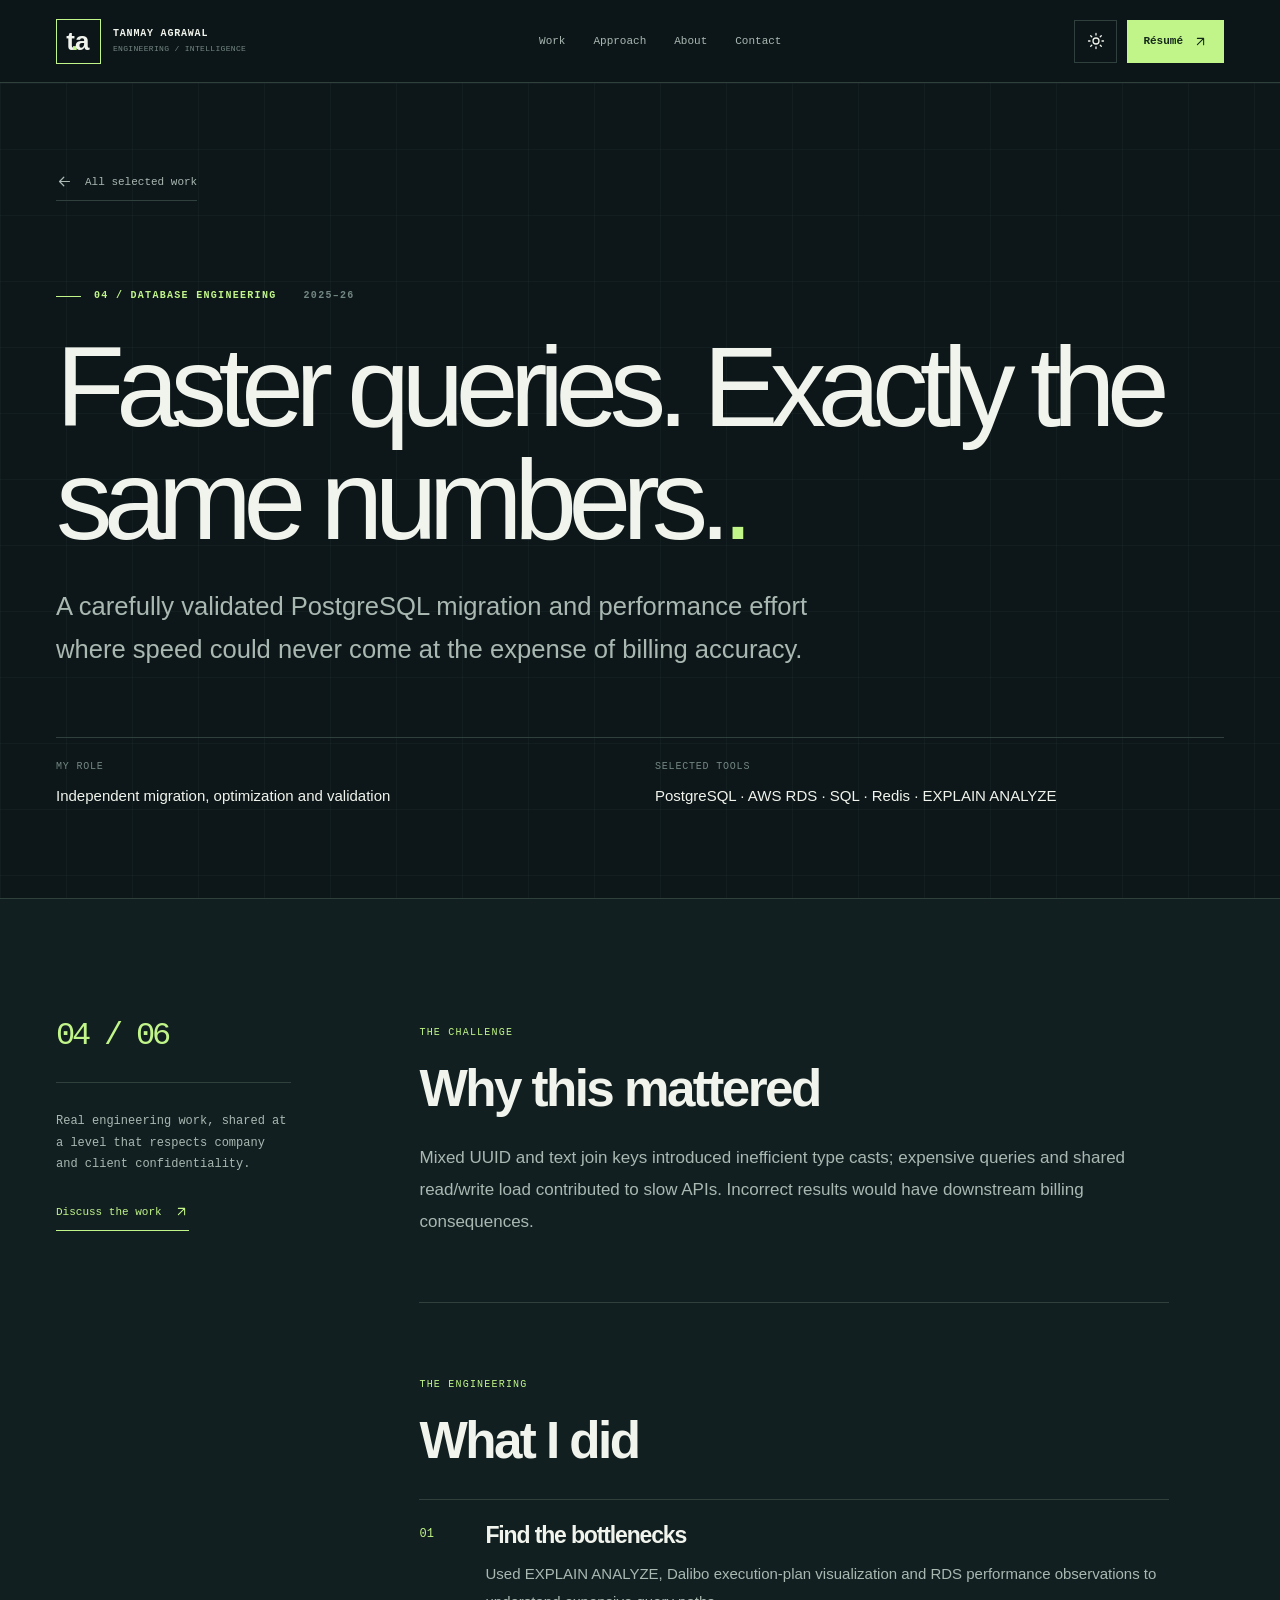
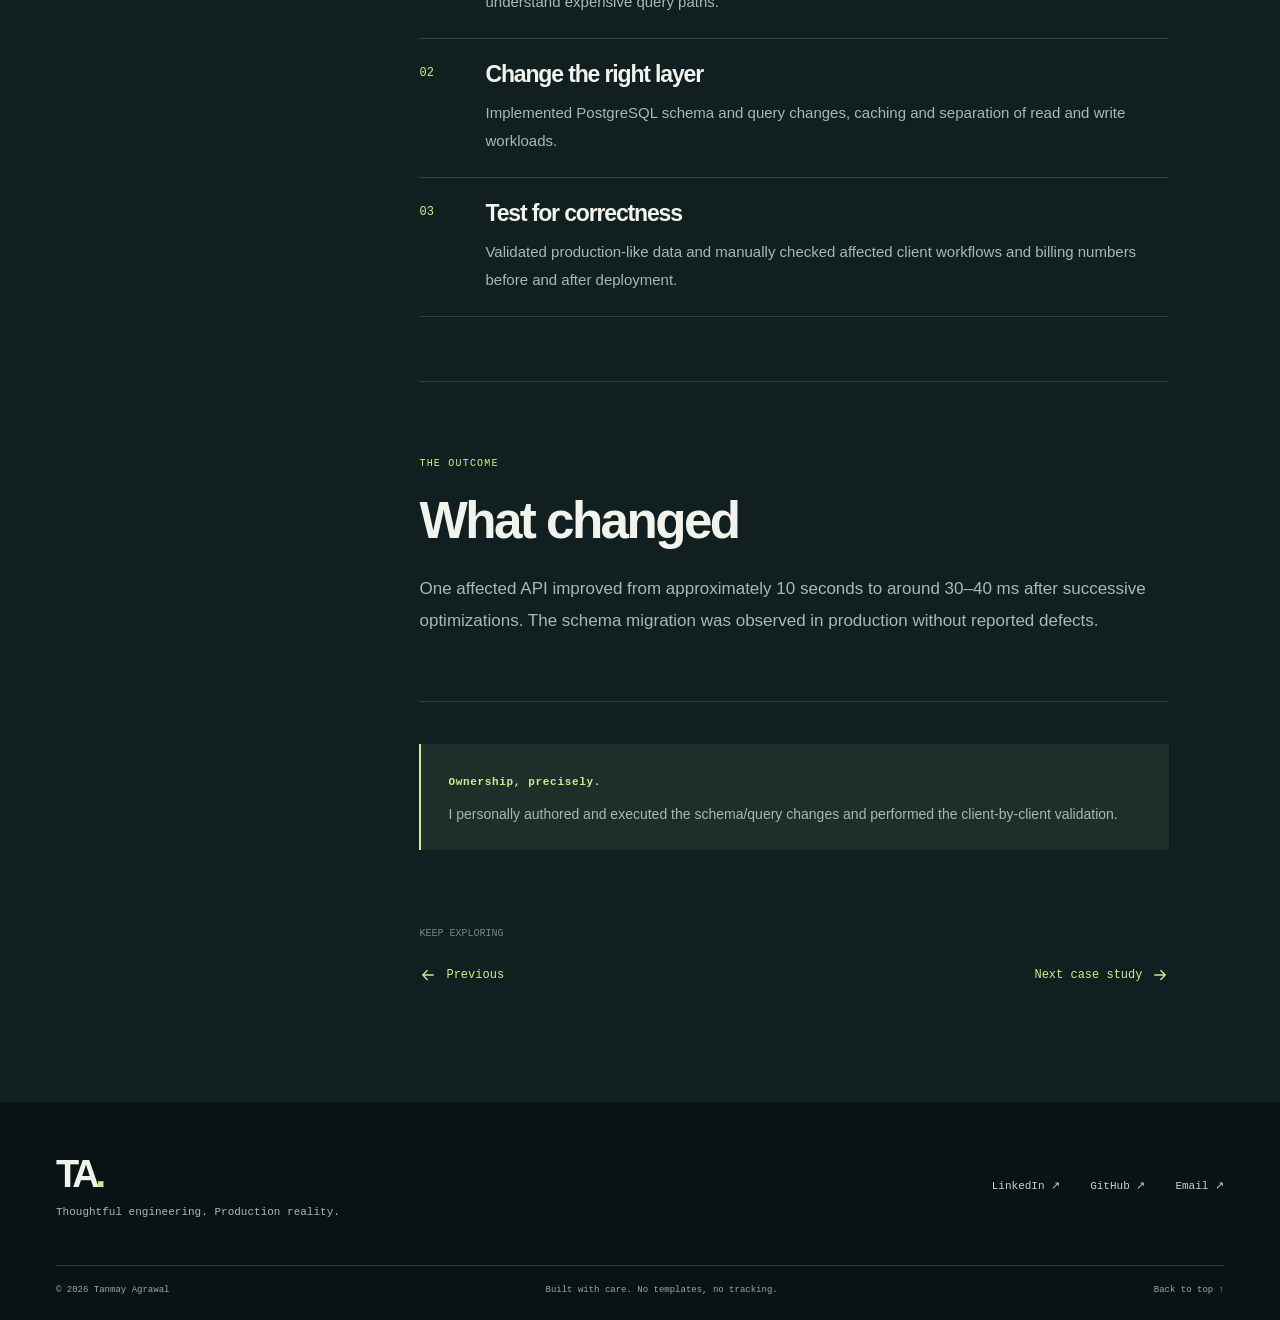
<file: work/database-performance/index.html>
<!doctype html><html lang="en" data-theme="dark"><head>
<meta charset="utf-8"><meta name="viewport" content="width=device-width,initial-scale=1"><meta name="theme-color" content="#0d1518">
<meta name="description" content="A carefully validated PostgreSQL migration and performance effort where speed could never come at the expense of billing accuracy."><meta name="robots" content="index, follow"><link rel="canonical" href="https://iamtanmayag.github.io/work/database-performance/">
<meta property="og:type" content="website"><meta property="og:url" content="https://iamtanmayag.github.io/work/database-performance/"><meta property="og:title" content="Faster queries. Exactly the same numbers. | Tanmay Agrawal"><meta property="og:description" content="A carefully validated PostgreSQL migration and performance effort where speed could never come at the expense of billing accuracy."><meta property="og:image" content="https://iamtanmayag.github.io/assets/social-preview.png"><meta name="twitter:card" content="summary_large_image">
<title>Faster queries. Exactly the same numbers. | Tanmay Agrawal</title><link rel="icon" href="/assets/favicon.svg" type="image/svg+xml"><link rel="stylesheet" href="/assets/styles.css"><script src="/assets/site.js" defer></script>
</head><body data-page="case"><a href="#main" class="skip">Skip to content</a><div class="scroll-line" id="scroll-line" aria-hidden="true"></div>
<header class="site-header"><div class="header-inner wrap"><a class="brand" href="/" aria-label="Tanmay Agrawal homepage"><span class="brand-mark">t<span class="mark-dot">.</span>a</span><span class="brand-label">TANMAY AGRAWAL<br><small>ENGINEERING / INTELLIGENCE</small></span></a>
<nav class="desktop-nav" aria-label="Main navigation"><a href="/#work">Work</a><a href="/#approach">Approach</a><a href="/#about">About</a><a href="/#contact">Contact</a></nav>
<div class="header-actions"><button type="button" class="theme-toggle" aria-label="Switch theme" title="Switch theme"><svg class="icon" aria-hidden="true" width="18" height="18" viewBox="0 0 24 24" fill="none" stroke="currentColor" stroke-width="1.7" stroke-linecap="round" stroke-linejoin="round"><circle cx="12" cy="12" r="4"/><path d="M12 2v2m0 16v2M4.93 4.93l1.41 1.41m11.32 11.32 1.41 1.41M2 12h2m16 0h2M4.93 19.07l1.41-1.41M17.66 6.34l1.41-1.41"/></svg><span class="visually-hidden">Toggle color theme</span></button><a href="/assets/Tanmay_Agrawal_Resume.pdf" class="nav-resume" target="_blank" rel="noopener">Résumé <svg class="icon" aria-hidden="true" width="15" height="15" viewBox="0 0 24 24" fill="none" stroke="currentColor" stroke-width="1.7" stroke-linecap="round" stroke-linejoin="round"><path d="M7 17 17 7M7 7h10v10"/></svg></a><button class="menu-button" type="button" aria-label="Open menu" aria-expanded="false"><svg class="icon" aria-hidden="true" width="22" height="22" viewBox="0 0 24 24" fill="none" stroke="currentColor" stroke-width="1.7" stroke-linecap="round" stroke-linejoin="round"><path d="M4 7h16M4 12h16M4 17h16"/></svg></button></div></div>
<nav class="mobile-nav" aria-label="Mobile navigation" hidden><a href="/#work">Work</a><a href="/#approach">Approach</a><a href="/#about">About</a><a href="/#contact">Contact</a><a href="/assets/Tanmay_Agrawal_Resume.pdf">Résumé ↗</a></nav></header>
<main id="main"><section class="case-hero section-grid"><div class="wrap"><a href="/#work" class="back-link"><svg class="icon" aria-hidden="true" width="17" height="17" viewBox="0 0 24 24" fill="none" stroke="currentColor" stroke-width="1.7" stroke-linecap="round" stroke-linejoin="round"><path d="M19 12H5m6 6-6-6 6-6"/></svg> All selected work</a><div class="eyebrow case-eyebrow"><span class="eyebrow-line"></span>04 / DATABASE ENGINEERING <span class="case-year">2025–26</span></div><h1>Faster queries. Exactly the same numbers.<span class="period">.</span></h1><p class="case-lede">A carefully validated PostgreSQL migration and performance effort where speed could never come at the expense of billing accuracy.</p><div class="case-hero-meta"><div><span>MY ROLE</span><strong>Independent migration, optimization and validation</strong></div><div><span>SELECTED TOOLS</span><strong>PostgreSQL · AWS RDS · SQL · Redis · EXPLAIN ANALYZE</strong></div></div></div></section><section class="case-content section"><div class="wrap case-columns"><aside class="case-aside"><span class="side-number">04 / 06</span><div class="sidebar-divider"></div><p>Real engineering work, shared at a level that respects company and client confidentiality.</p><a href="https://mail.google.com/mail/?view=cm&amp;fs=1&amp;to=tanmayagrawal2764%40gmail.com&amp;su=Let%27s%20discuss%20your%20engineering%20work" target="_blank" rel="noopener noreferrer" class="sidebar-link" aria-label="Discuss the work via Gmail (opens a new tab)">Discuss the work <svg class="icon" aria-hidden="true" width="15" height="15" viewBox="0 0 24 24" fill="none" stroke="currentColor" stroke-width="1.7" stroke-linecap="round" stroke-linejoin="round"><path d="M7 17 17 7M7 7h10v10"/></svg></a></aside><div class="case-main"><div class="case-section"><span class="case-label">THE CHALLENGE</span><h2>Why this mattered</h2><p>Mixed UUID and text join keys introduced inefficient type casts; expensive queries and shared read/write load contributed to slow APIs. Incorrect results would have downstream billing consequences.</p></div><div class="case-section"><span class="case-label">THE ENGINEERING</span><h2>What I did</h2><div class="step-list"><article class="step"><span>01</span><div><h3>Find the bottlenecks</h3><p>Used EXPLAIN ANALYZE, Dalibo execution-plan visualization and RDS performance observations to understand expensive query paths.</p></div></article><article class="step"><span>02</span><div><h3>Change the right layer</h3><p>Implemented PostgreSQL schema and query changes, caching and separation of read and write workloads.</p></div></article><article class="step"><span>03</span><div><h3>Test for correctness</h3><p>Validated production-like data and manually checked affected client workflows and billing numbers before and after deployment.</p></div></article></div></div><div class="case-section outcome-section"><span class="case-label">THE OUTCOME</span><h2>What changed</h2><p>One affected API improved from approximately 10 seconds to around 30–40 ms after successive optimizations. The schema migration was observed in production without reported defects.</p></div><div class="ownership-note"><strong>Ownership, precisely.</strong><p>I personally authored and executed the schema/query changes and performed the client-by-client validation.</p></div><div class="next-work"><span>KEEP EXPLORING</span><div class="next-work-links"><a href="/work/cross-region-migration/"><svg class="icon" aria-hidden="true" width="18" height="18" viewBox="0 0 24 24" fill="none" stroke="currentColor" stroke-width="1.7" stroke-linecap="round" stroke-linejoin="round"><path d="M19 12H5m6 6-6-6 6-6"/></svg> Previous</a><a href="/work/notification-platform/">Next case study <svg class="icon" aria-hidden="true" width="18" height="18" viewBox="0 0 24 24" fill="none" stroke="currentColor" stroke-width="1.7" stroke-linecap="round" stroke-linejoin="round"><path d="M5 12h14M13 6l6 6-6 6"/></svg></a></div></div></div></div></section></main>
<footer class="footer"><div class="wrap footer-main"><div><a class="footer-brand" href="/">TA<span>.</span></a><p>Thoughtful engineering. Production reality.</p></div><div class="footer-links"><a href="https://www.linkedin.com/in/tanmay-agrawal-23102320a/" target="_blank" rel="noopener noreferrer">LinkedIn ↗</a><a href="https://github.com/iamtanmayag" target="_blank" rel="noopener noreferrer">GitHub ↗</a><a href="mailto:tanmayagrawal2764@gmail.com">Email ↗</a></div></div><div class="wrap footer-bottom"><span>© <span class="year">2026</span> Tanmay Agrawal</span><span>Built with care. No templates, no tracking.</span><a href="#main">Back to top ↑</a></div></footer>
</body></html>
</file>
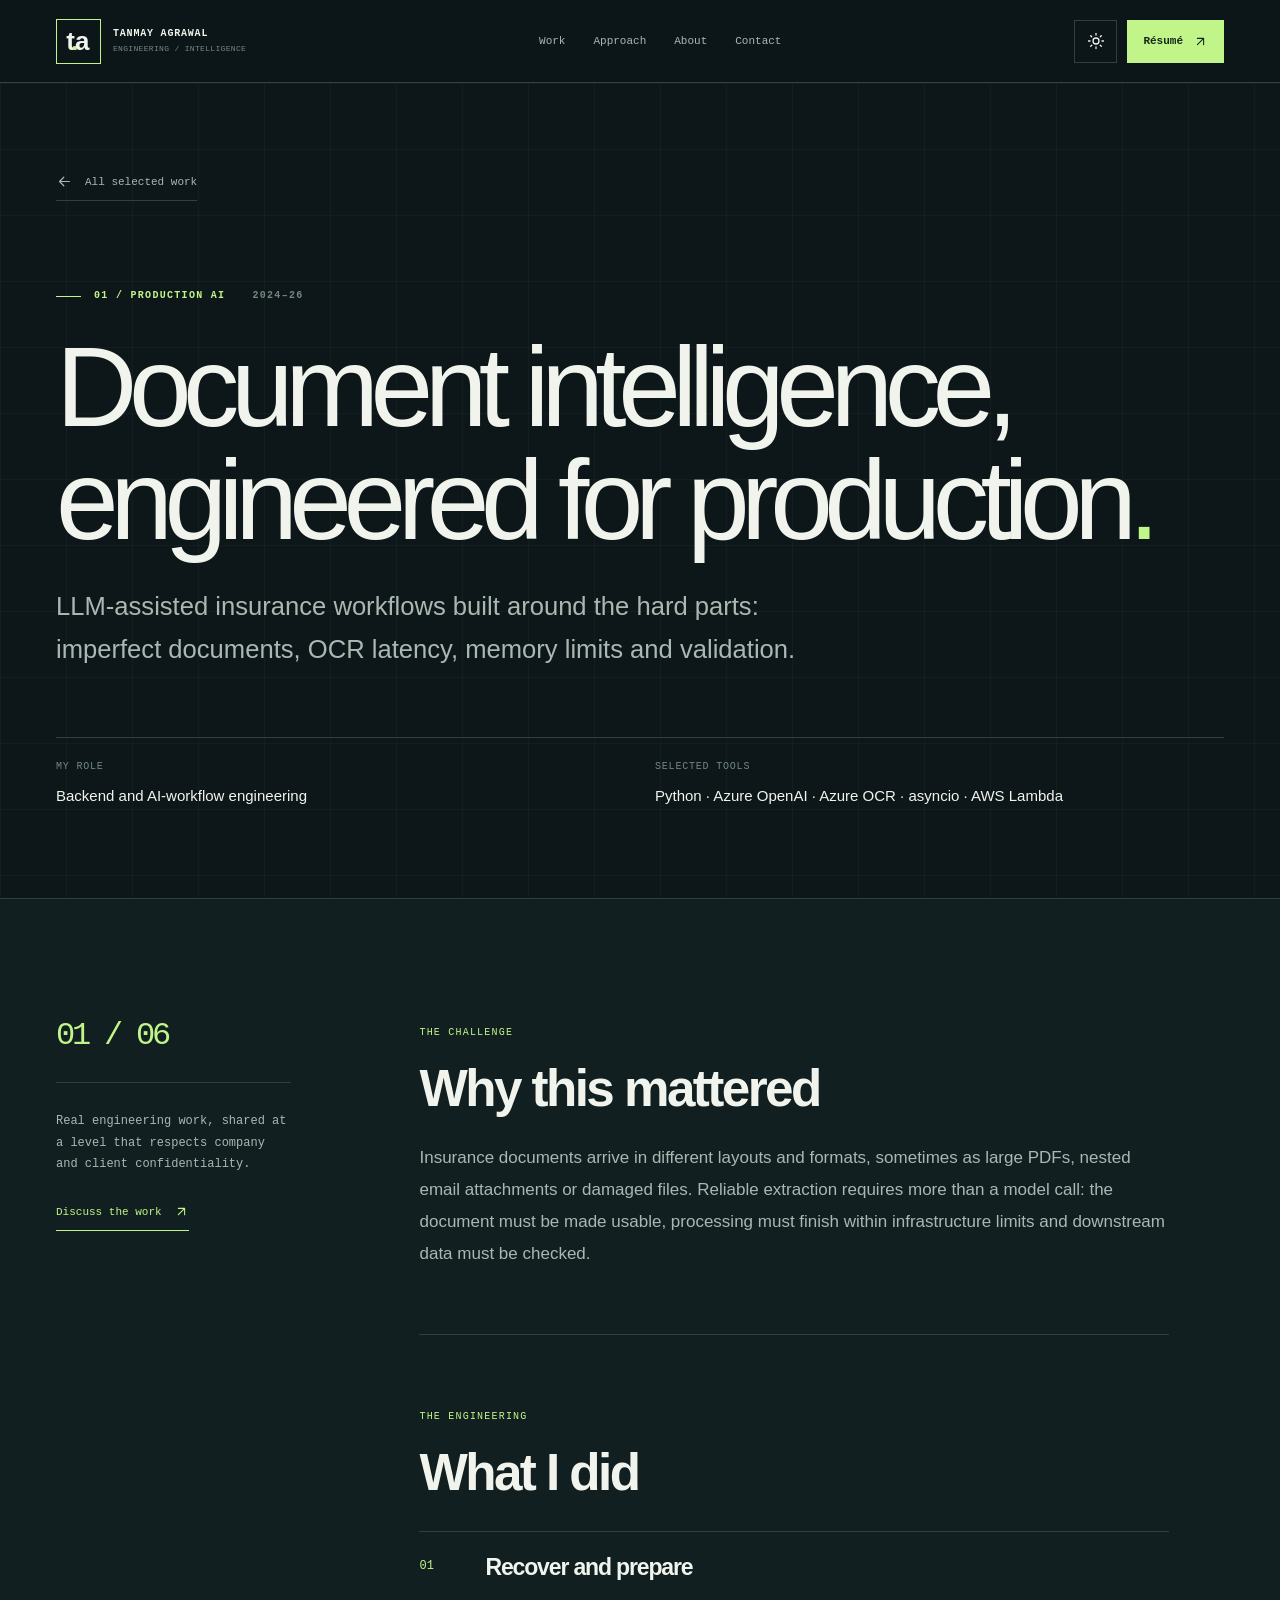
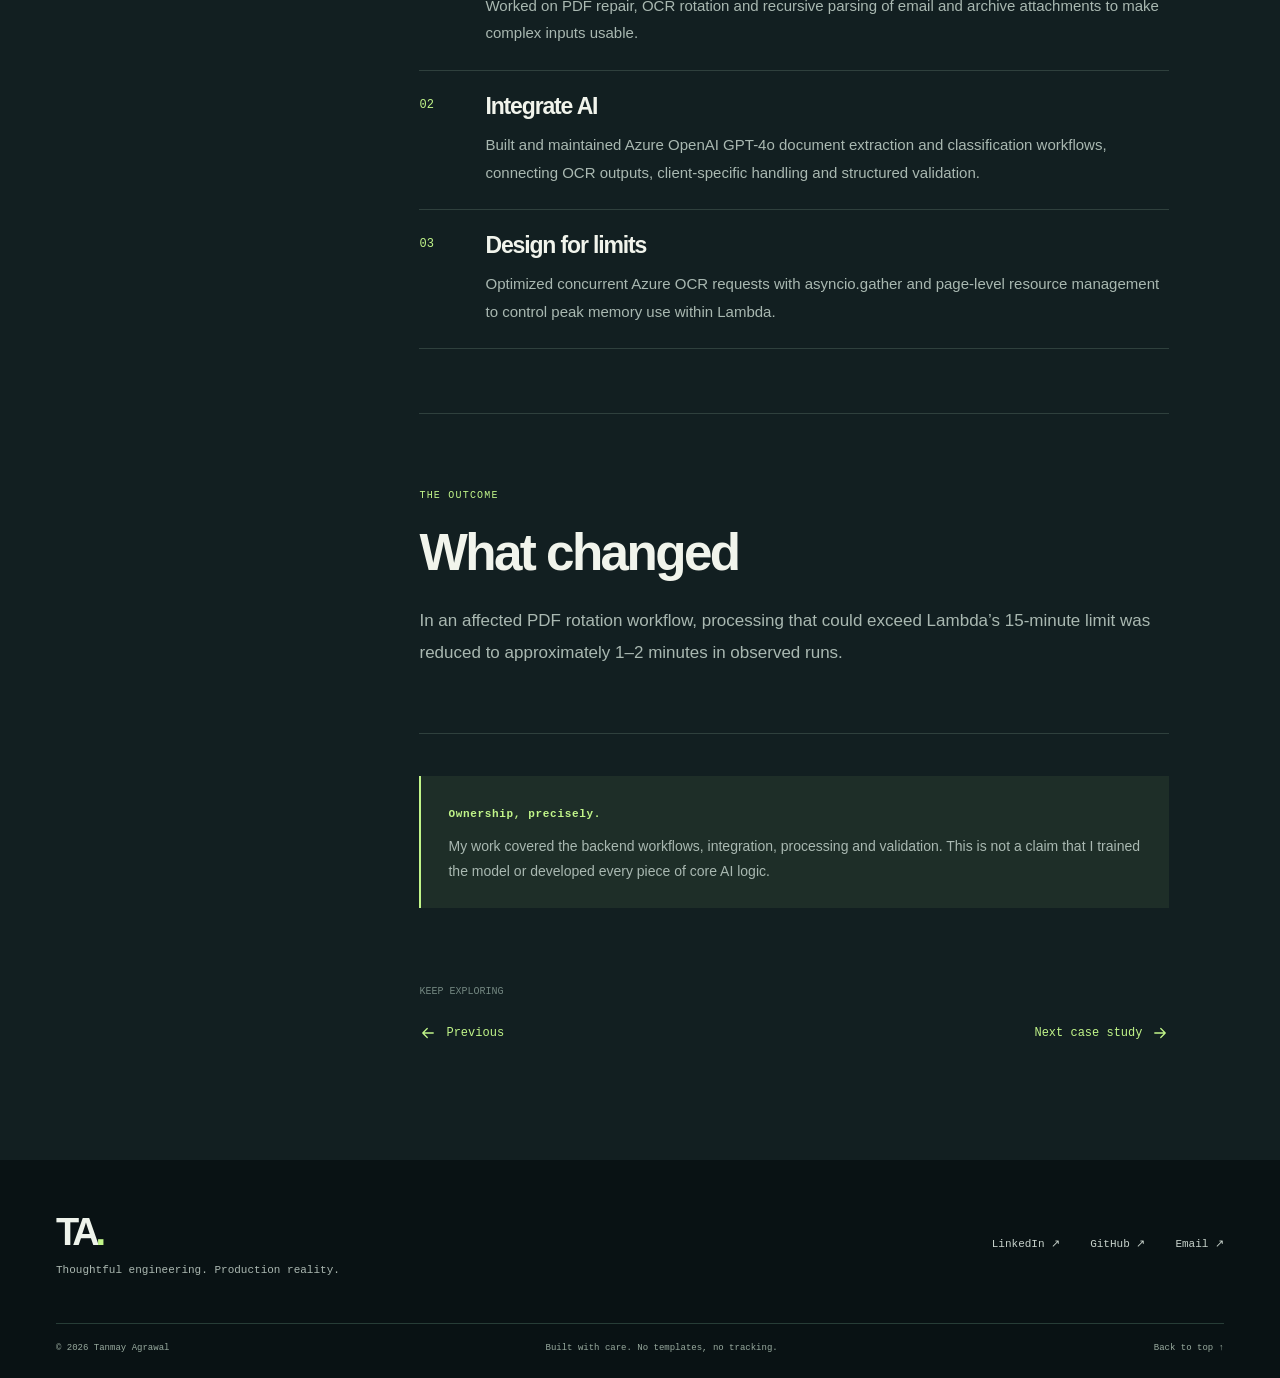
<file: work/document-intelligence/index.html>
<!doctype html><html lang="en" data-theme="dark"><head>
<meta charset="utf-8"><meta name="viewport" content="width=device-width,initial-scale=1"><meta name="theme-color" content="#0d1518">
<meta name="description" content="LLM-assisted insurance workflows built around the hard parts: imperfect documents, OCR latency, memory limits and validation."><meta name="robots" content="index, follow"><link rel="canonical" href="https://iamtanmayag.github.io/work/document-intelligence/">
<meta property="og:type" content="website"><meta property="og:url" content="https://iamtanmayag.github.io/work/document-intelligence/"><meta property="og:title" content="Document intelligence, engineered for production | Tanmay Agrawal"><meta property="og:description" content="LLM-assisted insurance workflows built around the hard parts: imperfect documents, OCR latency, memory limits and validation."><meta property="og:image" content="https://iamtanmayag.github.io/assets/social-preview.png"><meta name="twitter:card" content="summary_large_image">
<title>Document intelligence, engineered for production | Tanmay Agrawal</title><link rel="icon" href="/assets/favicon.svg" type="image/svg+xml"><link rel="stylesheet" href="/assets/styles.css"><script src="/assets/site.js" defer></script>
</head><body data-page="case"><a href="#main" class="skip">Skip to content</a><div class="scroll-line" id="scroll-line" aria-hidden="true"></div>
<header class="site-header"><div class="header-inner wrap"><a class="brand" href="/" aria-label="Tanmay Agrawal homepage"><span class="brand-mark">t<span class="mark-dot">.</span>a</span><span class="brand-label">TANMAY AGRAWAL<br><small>ENGINEERING / INTELLIGENCE</small></span></a>
<nav class="desktop-nav" aria-label="Main navigation"><a href="/#work">Work</a><a href="/#approach">Approach</a><a href="/#about">About</a><a href="/#contact">Contact</a></nav>
<div class="header-actions"><button type="button" class="theme-toggle" aria-label="Switch theme" title="Switch theme"><svg class="icon" aria-hidden="true" width="18" height="18" viewBox="0 0 24 24" fill="none" stroke="currentColor" stroke-width="1.7" stroke-linecap="round" stroke-linejoin="round"><circle cx="12" cy="12" r="4"/><path d="M12 2v2m0 16v2M4.93 4.93l1.41 1.41m11.32 11.32 1.41 1.41M2 12h2m16 0h2M4.93 19.07l1.41-1.41M17.66 6.34l1.41-1.41"/></svg><span class="visually-hidden">Toggle color theme</span></button><a href="/assets/Tanmay_Agrawal_Resume.pdf" class="nav-resume" target="_blank" rel="noopener">Résumé <svg class="icon" aria-hidden="true" width="15" height="15" viewBox="0 0 24 24" fill="none" stroke="currentColor" stroke-width="1.7" stroke-linecap="round" stroke-linejoin="round"><path d="M7 17 17 7M7 7h10v10"/></svg></a><button class="menu-button" type="button" aria-label="Open menu" aria-expanded="false"><svg class="icon" aria-hidden="true" width="22" height="22" viewBox="0 0 24 24" fill="none" stroke="currentColor" stroke-width="1.7" stroke-linecap="round" stroke-linejoin="round"><path d="M4 7h16M4 12h16M4 17h16"/></svg></button></div></div>
<nav class="mobile-nav" aria-label="Mobile navigation" hidden><a href="/#work">Work</a><a href="/#approach">Approach</a><a href="/#about">About</a><a href="/#contact">Contact</a><a href="/assets/Tanmay_Agrawal_Resume.pdf">Résumé ↗</a></nav></header>
<main id="main"><section class="case-hero section-grid"><div class="wrap"><a href="/#work" class="back-link"><svg class="icon" aria-hidden="true" width="17" height="17" viewBox="0 0 24 24" fill="none" stroke="currentColor" stroke-width="1.7" stroke-linecap="round" stroke-linejoin="round"><path d="M19 12H5m6 6-6-6 6-6"/></svg> All selected work</a><div class="eyebrow case-eyebrow"><span class="eyebrow-line"></span>01 / PRODUCTION AI <span class="case-year">2024–26</span></div><h1>Document intelligence, engineered for production<span class="period">.</span></h1><p class="case-lede">LLM-assisted insurance workflows built around the hard parts: imperfect documents, OCR latency, memory limits and validation.</p><div class="case-hero-meta"><div><span>MY ROLE</span><strong>Backend and AI-workflow engineering</strong></div><div><span>SELECTED TOOLS</span><strong>Python · Azure OpenAI · Azure OCR · asyncio · AWS Lambda</strong></div></div></div></section><section class="case-content section"><div class="wrap case-columns"><aside class="case-aside"><span class="side-number">01 / 06</span><div class="sidebar-divider"></div><p>Real engineering work, shared at a level that respects company and client confidentiality.</p><a href="https://mail.google.com/mail/?view=cm&amp;fs=1&amp;to=tanmayagrawal2764%40gmail.com&amp;su=Let%27s%20discuss%20your%20engineering%20work" target="_blank" rel="noopener noreferrer" class="sidebar-link" aria-label="Discuss the work via Gmail (opens a new tab)">Discuss the work <svg class="icon" aria-hidden="true" width="15" height="15" viewBox="0 0 24 24" fill="none" stroke="currentColor" stroke-width="1.7" stroke-linecap="round" stroke-linejoin="round"><path d="M7 17 17 7M7 7h10v10"/></svg></a></aside><div class="case-main"><div class="case-section"><span class="case-label">THE CHALLENGE</span><h2>Why this mattered</h2><p>Insurance documents arrive in different layouts and formats, sometimes as large PDFs, nested email attachments or damaged files. Reliable extraction requires more than a model call: the document must be made usable, processing must finish within infrastructure limits and downstream data must be checked.</p></div><div class="case-section"><span class="case-label">THE ENGINEERING</span><h2>What I did</h2><div class="step-list"><article class="step"><span>01</span><div><h3>Recover and prepare</h3><p>Worked on PDF repair, OCR rotation and recursive parsing of email and archive attachments to make complex inputs usable.</p></div></article><article class="step"><span>02</span><div><h3>Integrate AI</h3><p>Built and maintained Azure OpenAI GPT-4o document extraction and classification workflows, connecting OCR outputs, client-specific handling and structured validation.</p></div></article><article class="step"><span>03</span><div><h3>Design for limits</h3><p>Optimized concurrent Azure OCR requests with asyncio.gather and page-level resource management to control peak memory use within Lambda.</p></div></article></div></div><div class="case-section outcome-section"><span class="case-label">THE OUTCOME</span><h2>What changed</h2><p>In an affected PDF rotation workflow, processing that could exceed Lambda’s 15-minute limit was reduced to approximately 1–2 minutes in observed runs.</p></div><div class="ownership-note"><strong>Ownership, precisely.</strong><p>My work covered the backend workflows, integration, processing and validation. This is not a claim that I trained the model or developed every piece of core AI logic.</p></div><div class="next-work"><span>KEEP EXPLORING</span><div class="next-work-links"><a href="/work/air-curtain-iot/"><svg class="icon" aria-hidden="true" width="18" height="18" viewBox="0 0 24 24" fill="none" stroke="currentColor" stroke-width="1.7" stroke-linecap="round" stroke-linejoin="round"><path d="M19 12H5m6 6-6-6 6-6"/></svg> Previous</a><a href="/work/webhook-modernization/">Next case study <svg class="icon" aria-hidden="true" width="18" height="18" viewBox="0 0 24 24" fill="none" stroke="currentColor" stroke-width="1.7" stroke-linecap="round" stroke-linejoin="round"><path d="M5 12h14M13 6l6 6-6 6"/></svg></a></div></div></div></div></section></main>
<footer class="footer"><div class="wrap footer-main"><div><a class="footer-brand" href="/">TA<span>.</span></a><p>Thoughtful engineering. Production reality.</p></div><div class="footer-links"><a href="https://www.linkedin.com/in/tanmay-agrawal-23102320a/" target="_blank" rel="noopener noreferrer">LinkedIn ↗</a><a href="https://github.com/iamtanmayag" target="_blank" rel="noopener noreferrer">GitHub ↗</a><a href="mailto:tanmayagrawal2764@gmail.com">Email ↗</a></div></div><div class="wrap footer-bottom"><span>© <span class="year">2026</span> Tanmay Agrawal</span><span>Built with care. No templates, no tracking.</span><a href="#main">Back to top ↑</a></div></footer>
</body></html>
</file>
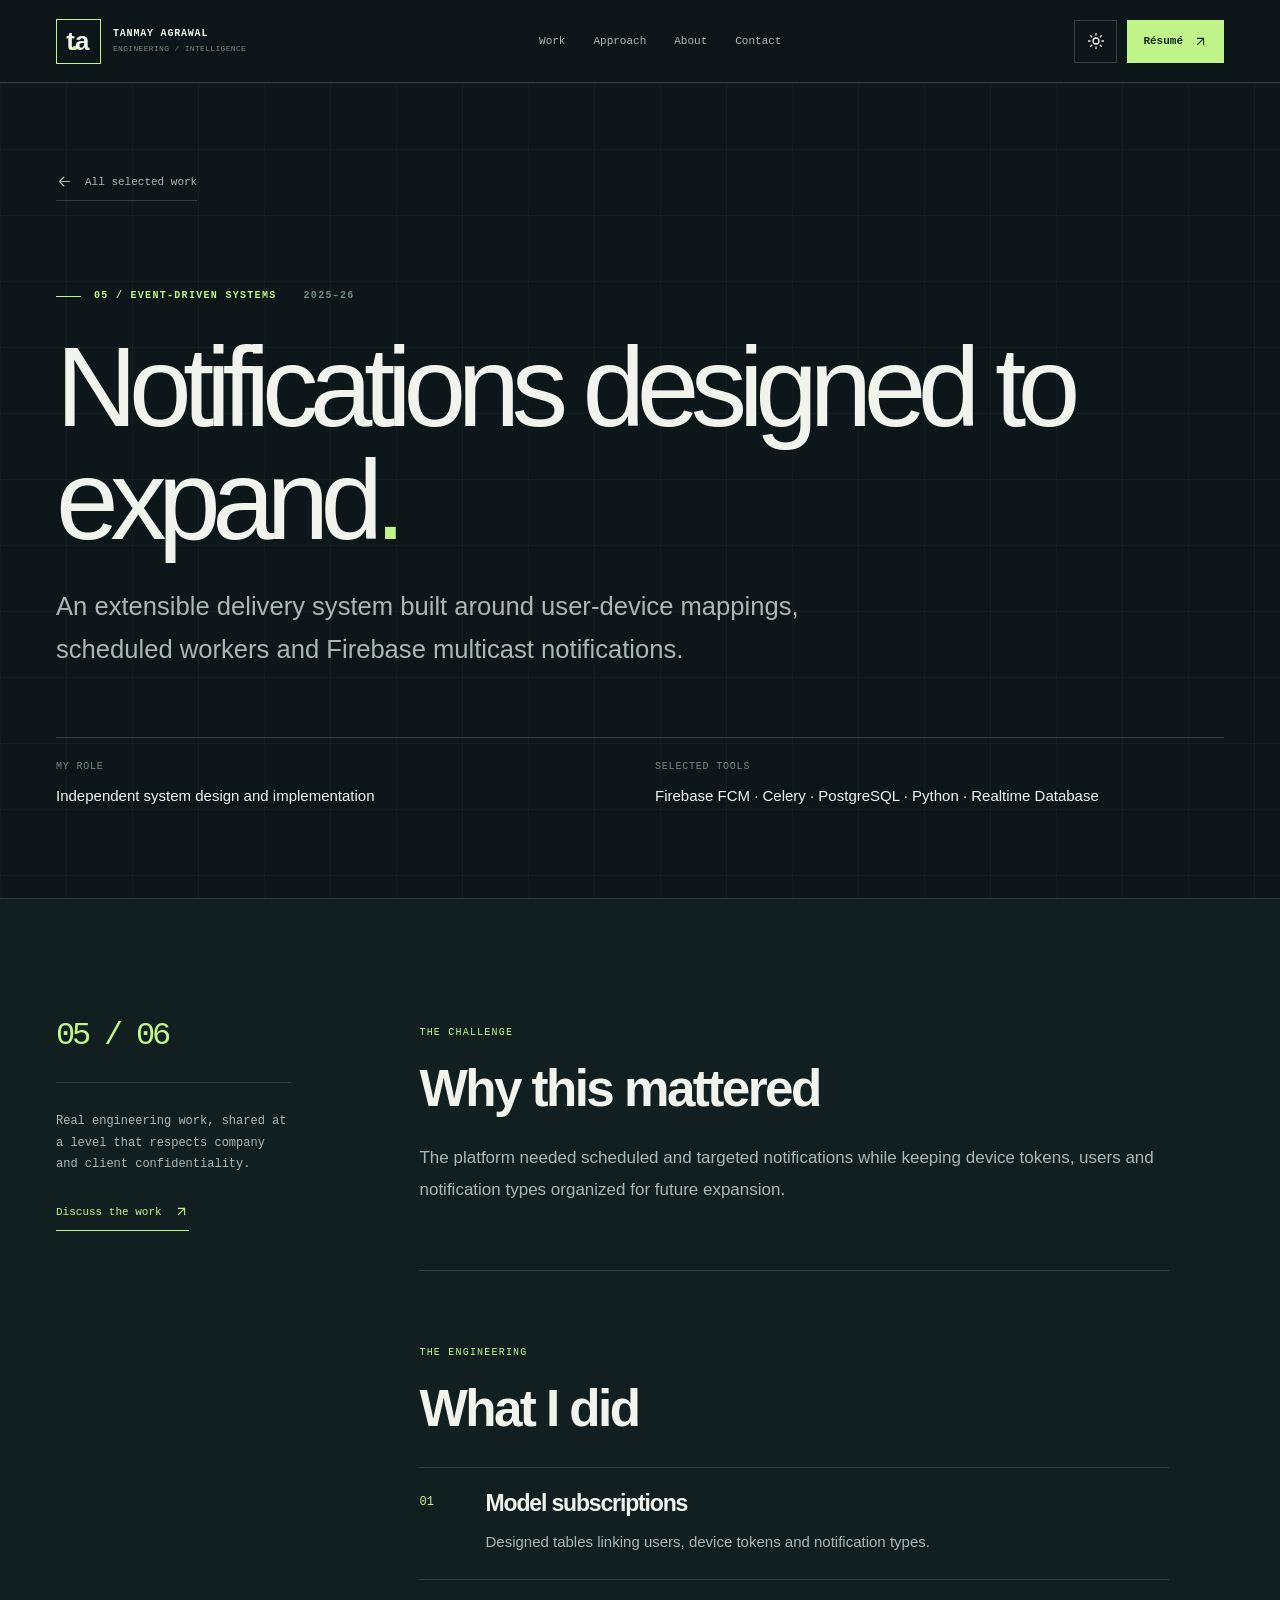
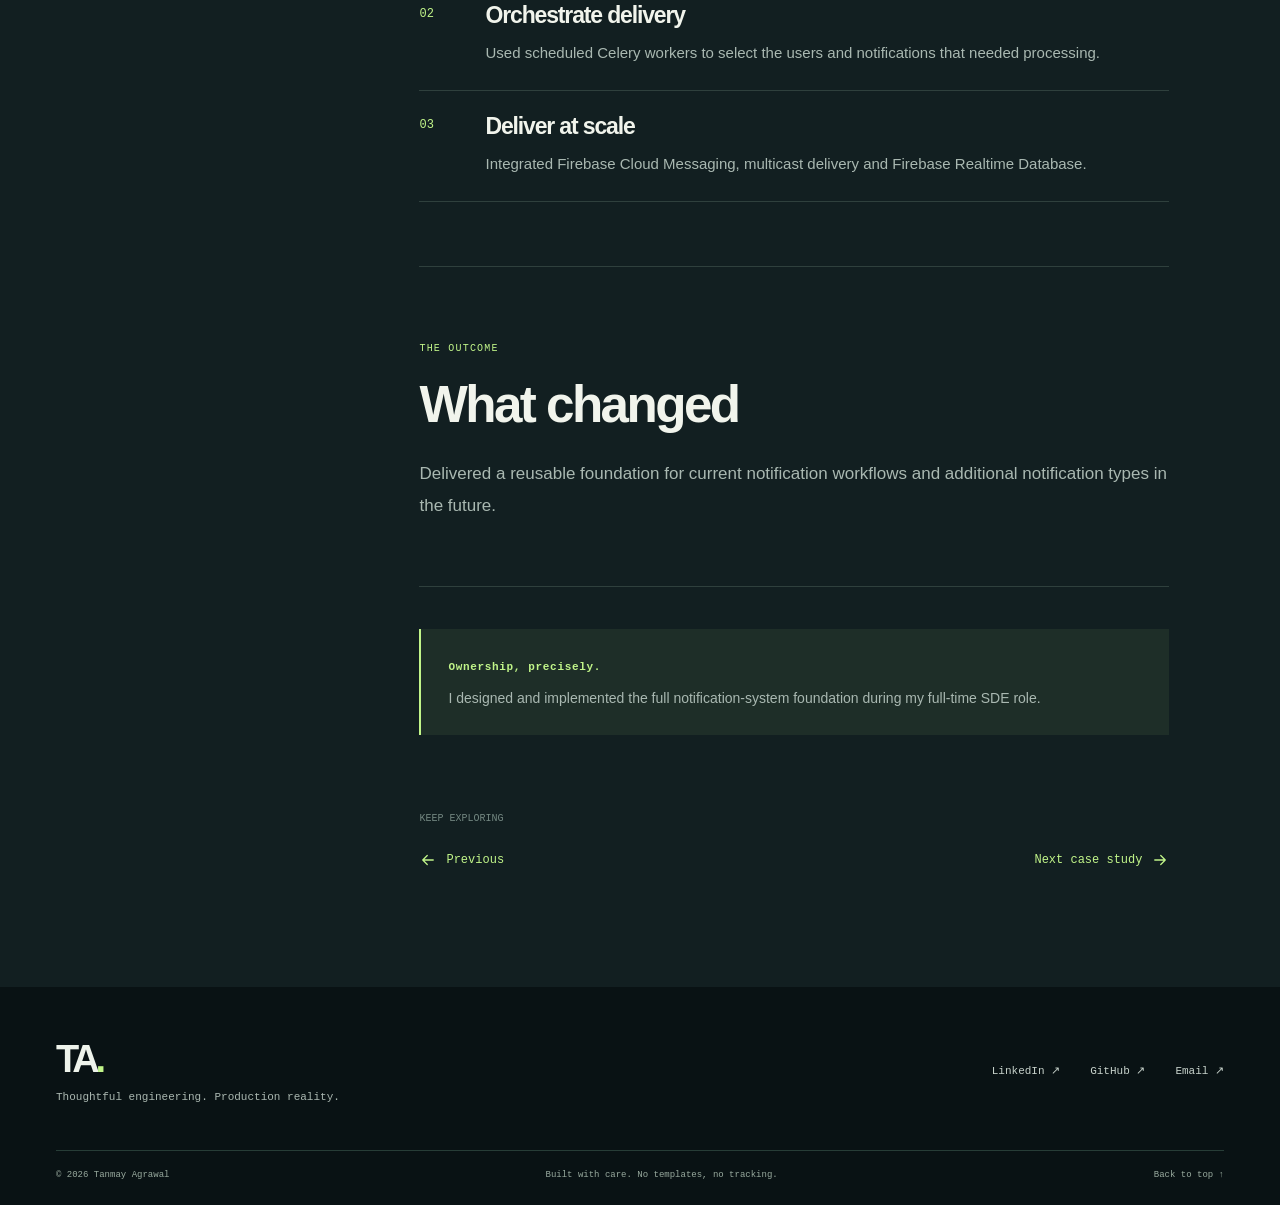
<file: work/notification-platform/index.html>
<!doctype html><html lang="en" data-theme="dark"><head>
<meta charset="utf-8"><meta name="viewport" content="width=device-width,initial-scale=1"><meta name="theme-color" content="#0d1518">
<meta name="description" content="An extensible delivery system built around user-device mappings, scheduled workers and Firebase multicast notifications."><meta name="robots" content="index, follow"><link rel="canonical" href="https://iamtanmayag.github.io/work/notification-platform/">
<meta property="og:type" content="website"><meta property="og:url" content="https://iamtanmayag.github.io/work/notification-platform/"><meta property="og:title" content="Notifications designed to expand | Tanmay Agrawal"><meta property="og:description" content="An extensible delivery system built around user-device mappings, scheduled workers and Firebase multicast notifications."><meta property="og:image" content="https://iamtanmayag.github.io/assets/social-preview.png"><meta name="twitter:card" content="summary_large_image">
<title>Notifications designed to expand | Tanmay Agrawal</title><link rel="icon" href="/assets/favicon.svg" type="image/svg+xml"><link rel="stylesheet" href="/assets/styles.css"><script src="/assets/site.js" defer></script>
</head><body data-page="case"><a href="#main" class="skip">Skip to content</a><div class="scroll-line" id="scroll-line" aria-hidden="true"></div>
<header class="site-header"><div class="header-inner wrap"><a class="brand" href="/" aria-label="Tanmay Agrawal homepage"><span class="brand-mark">t<span class="mark-dot">.</span>a</span><span class="brand-label">TANMAY AGRAWAL<br><small>ENGINEERING / INTELLIGENCE</small></span></a>
<nav class="desktop-nav" aria-label="Main navigation"><a href="/#work">Work</a><a href="/#approach">Approach</a><a href="/#about">About</a><a href="/#contact">Contact</a></nav>
<div class="header-actions"><button type="button" class="theme-toggle" aria-label="Switch theme" title="Switch theme"><svg class="icon" aria-hidden="true" width="18" height="18" viewBox="0 0 24 24" fill="none" stroke="currentColor" stroke-width="1.7" stroke-linecap="round" stroke-linejoin="round"><circle cx="12" cy="12" r="4"/><path d="M12 2v2m0 16v2M4.93 4.93l1.41 1.41m11.32 11.32 1.41 1.41M2 12h2m16 0h2M4.93 19.07l1.41-1.41M17.66 6.34l1.41-1.41"/></svg><span class="visually-hidden">Toggle color theme</span></button><a href="/assets/Tanmay_Agrawal_Resume.pdf" class="nav-resume" target="_blank" rel="noopener">Résumé <svg class="icon" aria-hidden="true" width="15" height="15" viewBox="0 0 24 24" fill="none" stroke="currentColor" stroke-width="1.7" stroke-linecap="round" stroke-linejoin="round"><path d="M7 17 17 7M7 7h10v10"/></svg></a><button class="menu-button" type="button" aria-label="Open menu" aria-expanded="false"><svg class="icon" aria-hidden="true" width="22" height="22" viewBox="0 0 24 24" fill="none" stroke="currentColor" stroke-width="1.7" stroke-linecap="round" stroke-linejoin="round"><path d="M4 7h16M4 12h16M4 17h16"/></svg></button></div></div>
<nav class="mobile-nav" aria-label="Mobile navigation" hidden><a href="/#work">Work</a><a href="/#approach">Approach</a><a href="/#about">About</a><a href="/#contact">Contact</a><a href="/assets/Tanmay_Agrawal_Resume.pdf">Résumé ↗</a></nav></header>
<main id="main"><section class="case-hero section-grid"><div class="wrap"><a href="/#work" class="back-link"><svg class="icon" aria-hidden="true" width="17" height="17" viewBox="0 0 24 24" fill="none" stroke="currentColor" stroke-width="1.7" stroke-linecap="round" stroke-linejoin="round"><path d="M19 12H5m6 6-6-6 6-6"/></svg> All selected work</a><div class="eyebrow case-eyebrow"><span class="eyebrow-line"></span>05 / EVENT-DRIVEN SYSTEMS <span class="case-year">2025–26</span></div><h1>Notifications designed to expand<span class="period">.</span></h1><p class="case-lede">An extensible delivery system built around user-device mappings, scheduled workers and Firebase multicast notifications.</p><div class="case-hero-meta"><div><span>MY ROLE</span><strong>Independent system design and implementation</strong></div><div><span>SELECTED TOOLS</span><strong>Firebase FCM · Celery · PostgreSQL · Python · Realtime Database</strong></div></div></div></section><section class="case-content section"><div class="wrap case-columns"><aside class="case-aside"><span class="side-number">05 / 06</span><div class="sidebar-divider"></div><p>Real engineering work, shared at a level that respects company and client confidentiality.</p><a href="https://mail.google.com/mail/?view=cm&amp;fs=1&amp;to=tanmayagrawal2764%40gmail.com&amp;su=Let%27s%20discuss%20your%20engineering%20work" target="_blank" rel="noopener noreferrer" class="sidebar-link" aria-label="Discuss the work via Gmail (opens a new tab)">Discuss the work <svg class="icon" aria-hidden="true" width="15" height="15" viewBox="0 0 24 24" fill="none" stroke="currentColor" stroke-width="1.7" stroke-linecap="round" stroke-linejoin="round"><path d="M7 17 17 7M7 7h10v10"/></svg></a></aside><div class="case-main"><div class="case-section"><span class="case-label">THE CHALLENGE</span><h2>Why this mattered</h2><p>The platform needed scheduled and targeted notifications while keeping device tokens, users and notification types organized for future expansion.</p></div><div class="case-section"><span class="case-label">THE ENGINEERING</span><h2>What I did</h2><div class="step-list"><article class="step"><span>01</span><div><h3>Model subscriptions</h3><p>Designed tables linking users, device tokens and notification types.</p></div></article><article class="step"><span>02</span><div><h3>Orchestrate delivery</h3><p>Used scheduled Celery workers to select the users and notifications that needed processing.</p></div></article><article class="step"><span>03</span><div><h3>Deliver at scale</h3><p>Integrated Firebase Cloud Messaging, multicast delivery and Firebase Realtime Database.</p></div></article></div></div><div class="case-section outcome-section"><span class="case-label">THE OUTCOME</span><h2>What changed</h2><p>Delivered a reusable foundation for current notification workflows and additional notification types in the future.</p></div><div class="ownership-note"><strong>Ownership, precisely.</strong><p>I designed and implemented the full notification-system foundation during my full-time SDE role.</p></div><div class="next-work"><span>KEEP EXPLORING</span><div class="next-work-links"><a href="/work/database-performance/"><svg class="icon" aria-hidden="true" width="18" height="18" viewBox="0 0 24 24" fill="none" stroke="currentColor" stroke-width="1.7" stroke-linecap="round" stroke-linejoin="round"><path d="M19 12H5m6 6-6-6 6-6"/></svg> Previous</a><a href="/work/air-curtain-iot/">Next case study <svg class="icon" aria-hidden="true" width="18" height="18" viewBox="0 0 24 24" fill="none" stroke="currentColor" stroke-width="1.7" stroke-linecap="round" stroke-linejoin="round"><path d="M5 12h14M13 6l6 6-6 6"/></svg></a></div></div></div></div></section></main>
<footer class="footer"><div class="wrap footer-main"><div><a class="footer-brand" href="/">TA<span>.</span></a><p>Thoughtful engineering. Production reality.</p></div><div class="footer-links"><a href="https://www.linkedin.com/in/tanmay-agrawal-23102320a/" target="_blank" rel="noopener noreferrer">LinkedIn ↗</a><a href="https://github.com/iamtanmayag" target="_blank" rel="noopener noreferrer">GitHub ↗</a><a href="mailto:tanmayagrawal2764@gmail.com">Email ↗</a></div></div><div class="wrap footer-bottom"><span>© <span class="year">2026</span> Tanmay Agrawal</span><span>Built with care. No templates, no tracking.</span><a href="#main">Back to top ↑</a></div></footer>
</body></html>
</file>
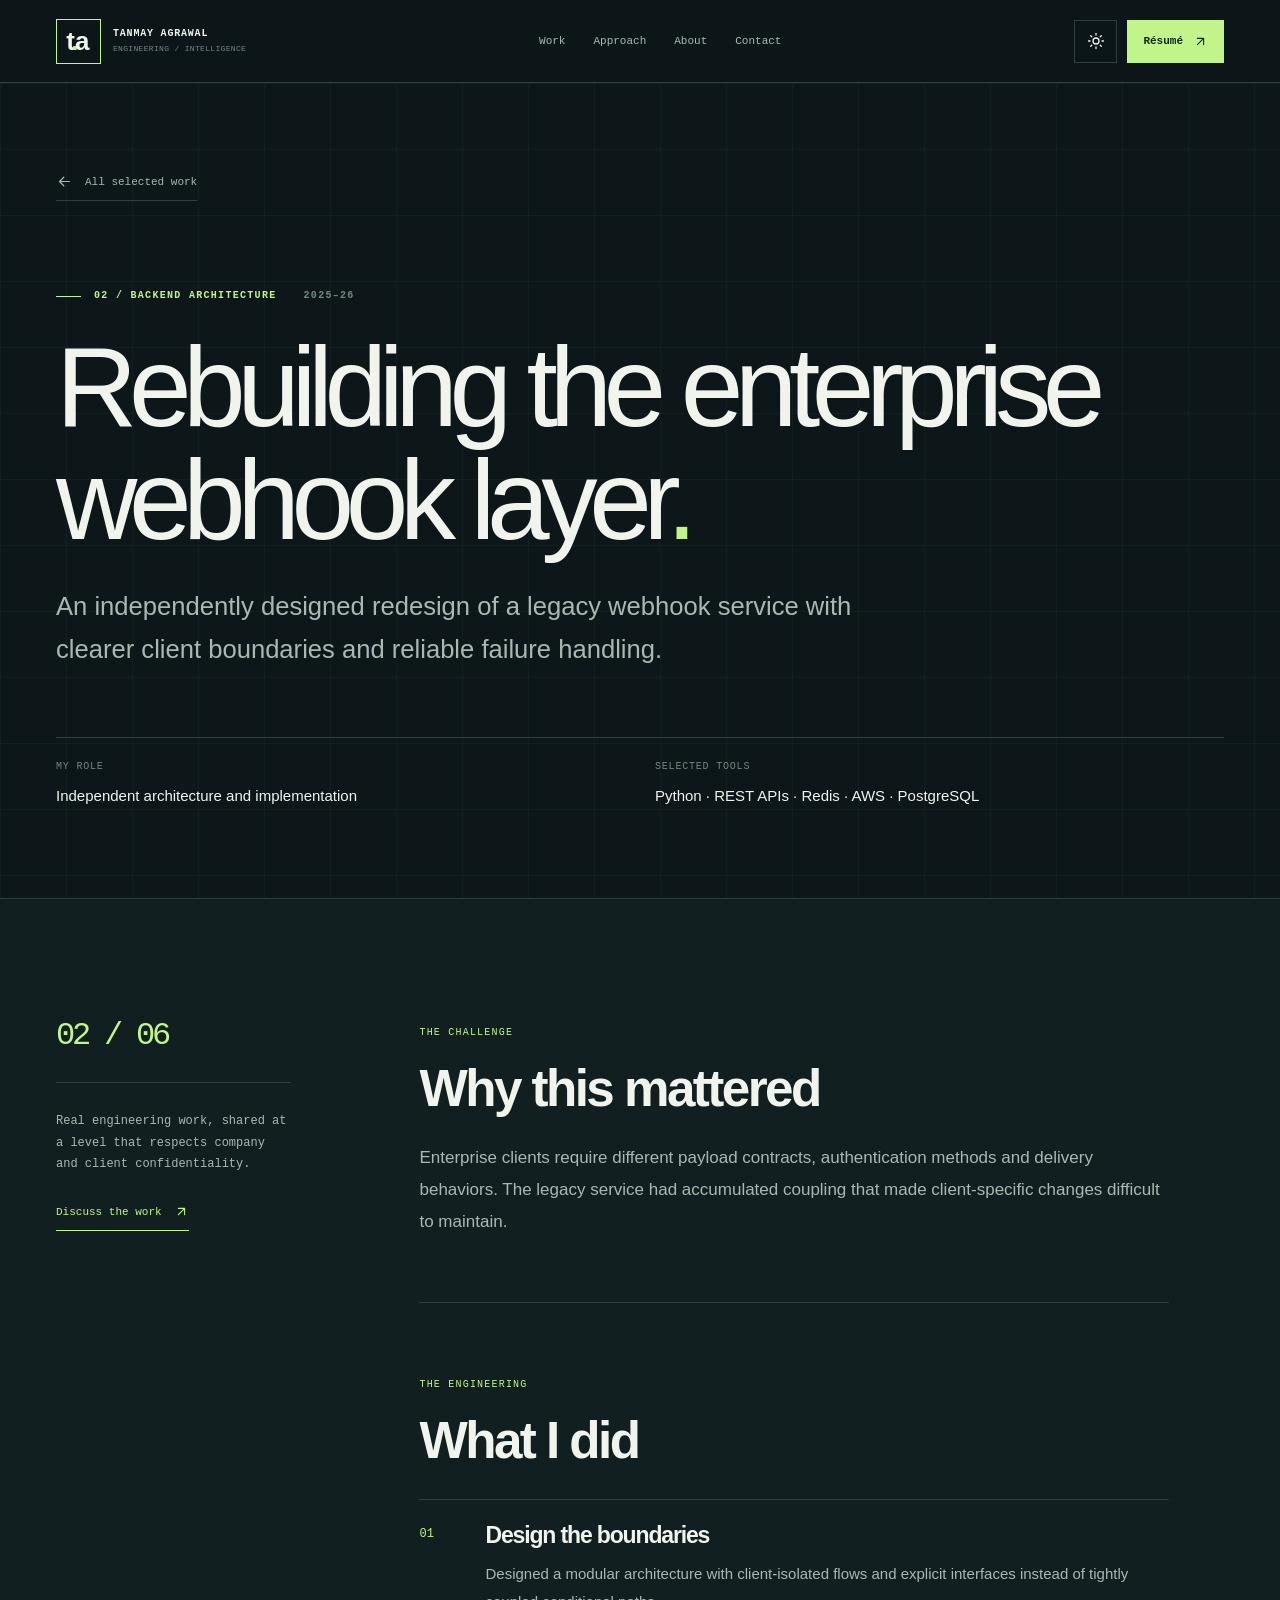
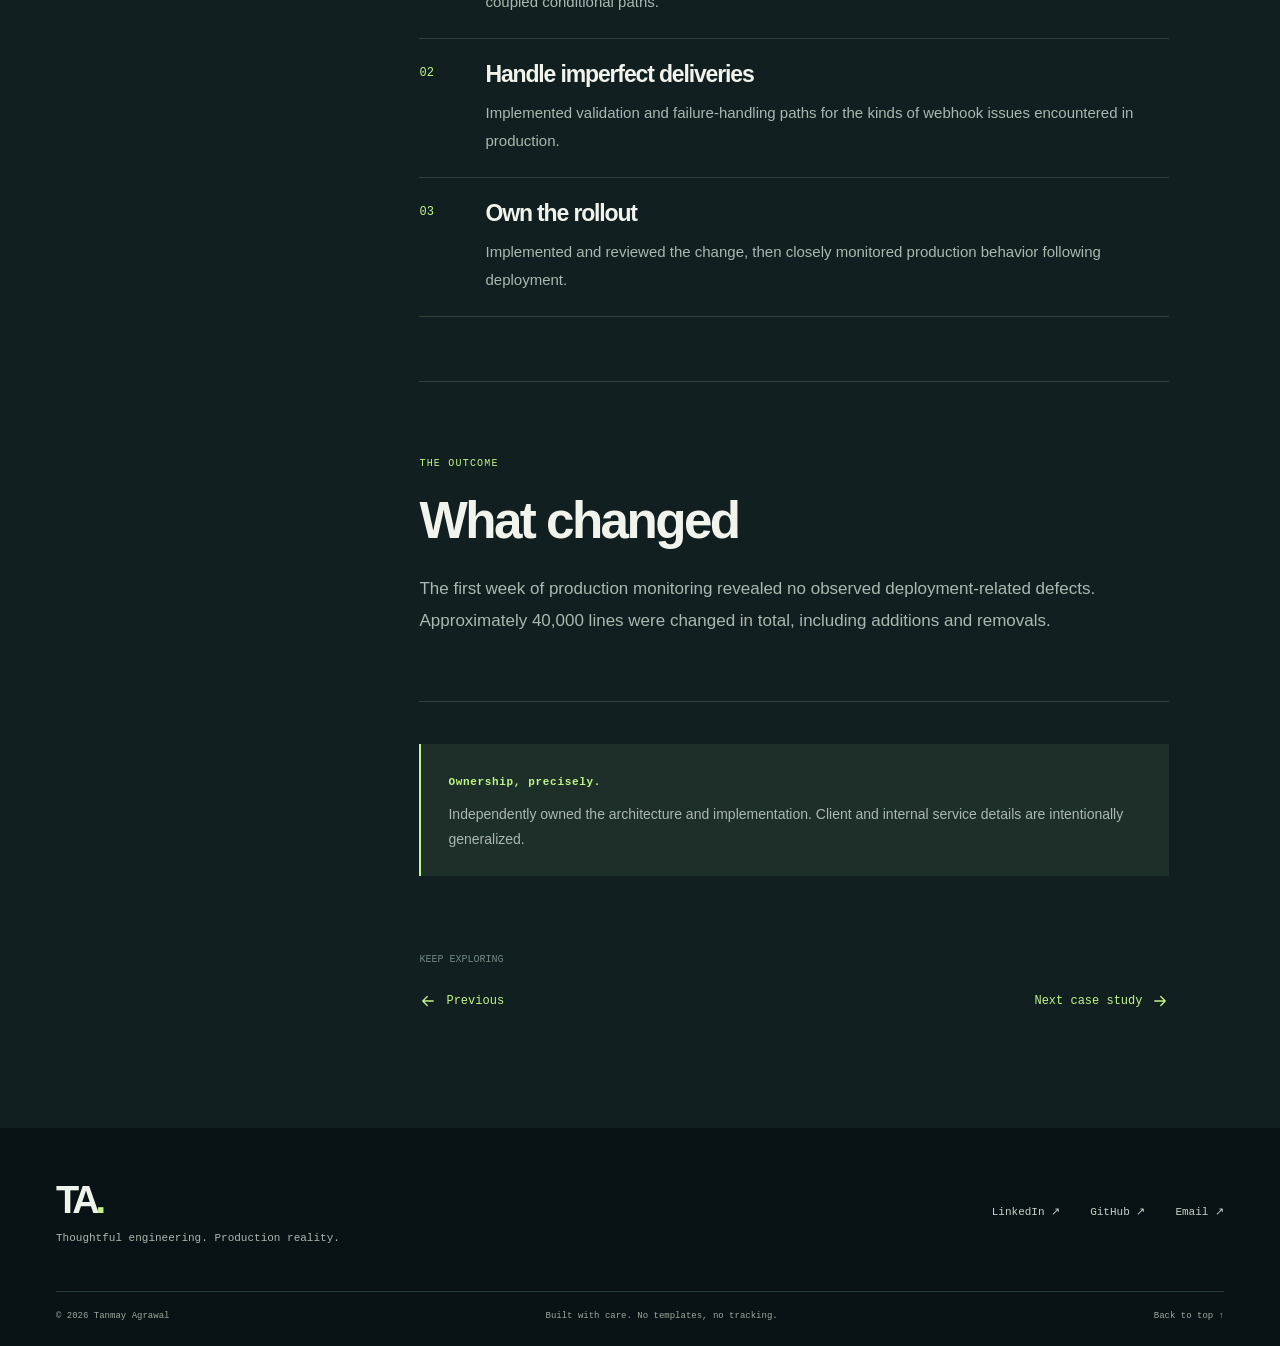
<file: work/webhook-modernization/index.html>
<!doctype html><html lang="en" data-theme="dark"><head>
<meta charset="utf-8"><meta name="viewport" content="width=device-width,initial-scale=1"><meta name="theme-color" content="#0d1518">
<meta name="description" content="An independently designed redesign of a legacy webhook service with clearer client boundaries and reliable failure handling."><meta name="robots" content="index, follow"><link rel="canonical" href="https://iamtanmayag.github.io/work/webhook-modernization/">
<meta property="og:type" content="website"><meta property="og:url" content="https://iamtanmayag.github.io/work/webhook-modernization/"><meta property="og:title" content="Rebuilding the enterprise webhook layer | Tanmay Agrawal"><meta property="og:description" content="An independently designed redesign of a legacy webhook service with clearer client boundaries and reliable failure handling."><meta property="og:image" content="https://iamtanmayag.github.io/assets/social-preview.png"><meta name="twitter:card" content="summary_large_image">
<title>Rebuilding the enterprise webhook layer | Tanmay Agrawal</title><link rel="icon" href="/assets/favicon.svg" type="image/svg+xml"><link rel="stylesheet" href="/assets/styles.css"><script src="/assets/site.js" defer></script>
</head><body data-page="case"><a href="#main" class="skip">Skip to content</a><div class="scroll-line" id="scroll-line" aria-hidden="true"></div>
<header class="site-header"><div class="header-inner wrap"><a class="brand" href="/" aria-label="Tanmay Agrawal homepage"><span class="brand-mark">t<span class="mark-dot">.</span>a</span><span class="brand-label">TANMAY AGRAWAL<br><small>ENGINEERING / INTELLIGENCE</small></span></a>
<nav class="desktop-nav" aria-label="Main navigation"><a href="/#work">Work</a><a href="/#approach">Approach</a><a href="/#about">About</a><a href="/#contact">Contact</a></nav>
<div class="header-actions"><button type="button" class="theme-toggle" aria-label="Switch theme" title="Switch theme"><svg class="icon" aria-hidden="true" width="18" height="18" viewBox="0 0 24 24" fill="none" stroke="currentColor" stroke-width="1.7" stroke-linecap="round" stroke-linejoin="round"><circle cx="12" cy="12" r="4"/><path d="M12 2v2m0 16v2M4.93 4.93l1.41 1.41m11.32 11.32 1.41 1.41M2 12h2m16 0h2M4.93 19.07l1.41-1.41M17.66 6.34l1.41-1.41"/></svg><span class="visually-hidden">Toggle color theme</span></button><a href="/assets/Tanmay_Agrawal_Resume.pdf" class="nav-resume" target="_blank" rel="noopener">Résumé <svg class="icon" aria-hidden="true" width="15" height="15" viewBox="0 0 24 24" fill="none" stroke="currentColor" stroke-width="1.7" stroke-linecap="round" stroke-linejoin="round"><path d="M7 17 17 7M7 7h10v10"/></svg></a><button class="menu-button" type="button" aria-label="Open menu" aria-expanded="false"><svg class="icon" aria-hidden="true" width="22" height="22" viewBox="0 0 24 24" fill="none" stroke="currentColor" stroke-width="1.7" stroke-linecap="round" stroke-linejoin="round"><path d="M4 7h16M4 12h16M4 17h16"/></svg></button></div></div>
<nav class="mobile-nav" aria-label="Mobile navigation" hidden><a href="/#work">Work</a><a href="/#approach">Approach</a><a href="/#about">About</a><a href="/#contact">Contact</a><a href="/assets/Tanmay_Agrawal_Resume.pdf">Résumé ↗</a></nav></header>
<main id="main"><section class="case-hero section-grid"><div class="wrap"><a href="/#work" class="back-link"><svg class="icon" aria-hidden="true" width="17" height="17" viewBox="0 0 24 24" fill="none" stroke="currentColor" stroke-width="1.7" stroke-linecap="round" stroke-linejoin="round"><path d="M19 12H5m6 6-6-6 6-6"/></svg> All selected work</a><div class="eyebrow case-eyebrow"><span class="eyebrow-line"></span>02 / BACKEND ARCHITECTURE <span class="case-year">2025–26</span></div><h1>Rebuilding the enterprise webhook layer<span class="period">.</span></h1><p class="case-lede">An independently designed redesign of a legacy webhook service with clearer client boundaries and reliable failure handling.</p><div class="case-hero-meta"><div><span>MY ROLE</span><strong>Independent architecture and implementation</strong></div><div><span>SELECTED TOOLS</span><strong>Python · REST APIs · Redis · AWS · PostgreSQL</strong></div></div></div></section><section class="case-content section"><div class="wrap case-columns"><aside class="case-aside"><span class="side-number">02 / 06</span><div class="sidebar-divider"></div><p>Real engineering work, shared at a level that respects company and client confidentiality.</p><a href="https://mail.google.com/mail/?view=cm&amp;fs=1&amp;to=tanmayagrawal2764%40gmail.com&amp;su=Let%27s%20discuss%20your%20engineering%20work" target="_blank" rel="noopener noreferrer" class="sidebar-link" aria-label="Discuss the work via Gmail (opens a new tab)">Discuss the work <svg class="icon" aria-hidden="true" width="15" height="15" viewBox="0 0 24 24" fill="none" stroke="currentColor" stroke-width="1.7" stroke-linecap="round" stroke-linejoin="round"><path d="M7 17 17 7M7 7h10v10"/></svg></a></aside><div class="case-main"><div class="case-section"><span class="case-label">THE CHALLENGE</span><h2>Why this mattered</h2><p>Enterprise clients require different payload contracts, authentication methods and delivery behaviors. The legacy service had accumulated coupling that made client-specific changes difficult to maintain.</p></div><div class="case-section"><span class="case-label">THE ENGINEERING</span><h2>What I did</h2><div class="step-list"><article class="step"><span>01</span><div><h3>Design the boundaries</h3><p>Designed a modular architecture with client-isolated flows and explicit interfaces instead of tightly coupled conditional paths.</p></div></article><article class="step"><span>02</span><div><h3>Handle imperfect deliveries</h3><p>Implemented validation and failure-handling paths for the kinds of webhook issues encountered in production.</p></div></article><article class="step"><span>03</span><div><h3>Own the rollout</h3><p>Implemented and reviewed the change, then closely monitored production behavior following deployment.</p></div></article></div></div><div class="case-section outcome-section"><span class="case-label">THE OUTCOME</span><h2>What changed</h2><p>The first week of production monitoring revealed no observed deployment-related defects. Approximately 40,000 lines were changed in total, including additions and removals.</p></div><div class="ownership-note"><strong>Ownership, precisely.</strong><p>Independently owned the architecture and implementation. Client and internal service details are intentionally generalized.</p></div><div class="next-work"><span>KEEP EXPLORING</span><div class="next-work-links"><a href="/work/document-intelligence/"><svg class="icon" aria-hidden="true" width="18" height="18" viewBox="0 0 24 24" fill="none" stroke="currentColor" stroke-width="1.7" stroke-linecap="round" stroke-linejoin="round"><path d="M19 12H5m6 6-6-6 6-6"/></svg> Previous</a><a href="/work/cross-region-migration/">Next case study <svg class="icon" aria-hidden="true" width="18" height="18" viewBox="0 0 24 24" fill="none" stroke="currentColor" stroke-width="1.7" stroke-linecap="round" stroke-linejoin="round"><path d="M5 12h14M13 6l6 6-6 6"/></svg></a></div></div></div></div></section></main>
<footer class="footer"><div class="wrap footer-main"><div><a class="footer-brand" href="/">TA<span>.</span></a><p>Thoughtful engineering. Production reality.</p></div><div class="footer-links"><a href="https://www.linkedin.com/in/tanmay-agrawal-23102320a/" target="_blank" rel="noopener noreferrer">LinkedIn ↗</a><a href="https://github.com/iamtanmayag" target="_blank" rel="noopener noreferrer">GitHub ↗</a><a href="mailto:tanmayagrawal2764@gmail.com">Email ↗</a></div></div><div class="wrap footer-bottom"><span>© <span class="year">2026</span> Tanmay Agrawal</span><span>Built with care. No templates, no tracking.</span><a href="#main">Back to top ↑</a></div></footer>
</body></html>
</file>
<file: assets/styles.css>
:root{color-scheme:dark;--bg:#0d171a;--bg2:#121f21;--card:#152427;--ink:#f1f4ec;--muted:#a9b8b1;--soft:#738781;--line:#2f403d;--lime:#c1f589;--blue:#96bee8;--serif:Georgia,'Times New Roman',serif;--sans:Inter,'Inter Display',Arial,sans-serif;--mono:'SFMono-Regular',Consolas,'Liberation Mono',monospace;--max:1320px}html[data-theme=light]{color-scheme:light;--bg:#f7f7f0;--bg2:#ebeee7;--card:#fff;--ink:#182522;--muted:#4d625c;--soft:#657a71;--line:#ccd7cb;--lime:#36763c;--blue:#37638d}*{box-sizing:border-box}html{scroll-behavior:smooth;scroll-padding-top:84px}body{margin:0;overflow-x:hidden;background:var(--bg);color:var(--ink);font:16px/1.58 var(--sans);-webkit-font-smoothing:antialiased}button{font:inherit;cursor:pointer}a{color:inherit;text-decoration:none}a:focus-visible,button:focus-visible{outline:3px solid var(--lime);outline-offset:3px}svg{vertical-align:middle;flex:none}h1,h2,h3,p,blockquote{margin:0}p{color:var(--muted)}h1,h2,h3{line-height:1.11;letter-spacing:-.05em}.wrap{width:min(var(--max),calc(100% - 112px));margin:auto}.section{padding:118px 0}.icon{display:inline-block}.visually-hidden{position:absolute;width:1px;height:1px;overflow:hidden;clip:rect(0 0 0 0)}.skip{position:absolute;left:16px;top:-100px;z-index:200;background:var(--lime);color:var(--bg);padding:12px}.skip:focus{top:15px}.scroll-line{height:2px;width:0;position:fixed;top:0;left:0;z-index:200;background:var(--lime);pointer-events:none}.period{color:var(--lime)}.eyebrow{display:flex;align-items:center;gap:13px;color:var(--lime);font:700 10px/1.6 var(--mono);letter-spacing:.13em}.eyebrow.muted{color:var(--soft)}.eyebrow-line{display:inline-block;width:25px;height:1px;background:currentColor;flex:none}
/* Navigation */.site-header{position:sticky;top:0;z-index:80;border-bottom:1px solid var(--line);background:color-mix(in srgb,var(--bg) 93%,transparent);backdrop-filter:blur(18px)}.header-inner{height:82px;display:flex;align-items:center;justify-content:space-between;gap:20px}.brand{display:flex;align-items:center;gap:12px}.brand-mark{width:45px;height:45px;display:flex;align-items:center;justify-content:center;border:1px solid var(--lime);font:bold 26px/1 var(--sans);letter-spacing:-.14em;padding-right:5px}.mark-dot{color:var(--lime)}.brand-label{font:700 10px/1.55 var(--mono);letter-spacing:.08em}.brand-label small{color:var(--soft);font:400 8px/1.6 var(--mono);letter-spacing:.04em}.desktop-nav,.header-actions{display:flex;align-items:center;gap:28px}.desktop-nav a{font:11px var(--mono);color:var(--muted)}.desktop-nav a:hover,.footer a:hover{color:var(--lime)}.header-actions{gap:10px}.theme-toggle,.menu-button{width:43px;height:43px;display:grid;place-items:center;border:1px solid var(--line);background:transparent;color:var(--ink)}.nav-resume{min-height:43px;display:flex;align-items:center;gap:10px;padding:0 16px;background:#c1f589;color:#15291a;font:700 11px var(--mono)}.menu-button,.mobile-nav{display:none}
/* Hero */.section-grid{background-image:linear-gradient(to right,rgba(137,165,153,.046) 1px,transparent 1px),linear-gradient(to bottom,rgba(137,165,153,.046) 1px,transparent 1px);background-size:66px 66px}.hero{position:relative;min-height:755px;display:flex;align-items:center;padding:105px 0 112px}.hero-grid{display:grid;grid-template-columns:minmax(0,1.1fr) minmax(420px,.9fr);gap:70px;align-items:center}.hero h1{font-size:clamp(57px,6.5vw,95px);font-weight:560;letter-spacing:-.075em;line-height:1.04;margin-top:37px}.hero h1 em,.about-lead h2 em,.timeline-heading h2 em,.contact-main h2 em{color:var(--lime);font:italic 400 1em/1.08 var(--serif);letter-spacing:-.065em}.hero-lede{max-width:595px;font-size:17px;line-height:1.85;margin-top:28px}.hero-status{color:var(--muted);font:9px var(--mono);letter-spacing:.04em;white-space:nowrap}.hero-status i,.panel-live i{display:inline-block;width:6px;height:6px;border-radius:50%;background:var(--lime);margin-right:7px}.hero-buttons{display:flex;flex-wrap:wrap;gap:11px;margin-top:36px}.btn{min-height:53px;display:inline-flex;align-items:center;justify-content:center;gap:15px;padding:0 19px;font:700 11px var(--mono);transition:transform .2s}.btn:hover{transform:translateY(-3px)}.btn-accent{background:#c1f589;color:#15291a}.btn-outline{border:1px solid var(--line)}.btn-outline:hover{border-color:var(--lime)}.hero-meta{display:flex;flex-wrap:wrap;gap:17px;margin-top:61px;color:var(--soft);font:10px var(--mono)}.hero-meta strong{color:var(--ink);margin-right:7px}.meta-slash{opacity:.4}.hero-vertical{position:absolute;bottom:115px;left:12px;writing-mode:vertical-rl;transform:rotate(180deg);color:var(--soft);font:9px var(--mono);letter-spacing:.13em}
/* Interactive pipeline */.system-panel{border:1px solid #486158;background:var(--card);box-shadow:0 35px 80px rgba(0,0,0,.24)}.panel-head{min-height:49px;padding:0 17px;border-bottom:1px solid var(--line);display:flex;align-items:center;justify-content:space-between;gap:13px;color:var(--muted);font:8px var(--mono);letter-spacing:.08em}.terminal-dots{display:flex;gap:5px}.terminal-dots i{width:7px;height:7px;border-radius:50%;background:#ee9e8b}.terminal-dots i:nth-child(2){background:#e0c47e}.terminal-dots i:nth-child(3){background:#a5cf96}.panel-live{font-size:8px;color:var(--lime);white-space:nowrap}.panel-body{padding:25px 23px 18px}.panel-caption,.panel-foot{display:flex;justify-content:space-between;gap:10px;color:var(--soft);font:8px var(--mono);letter-spacing:.09em}.pipeline-map{display:grid;grid-template-columns:repeat(4,minmax(0,1fr));gap:8px;position:relative;margin:31px 0}.flow-rail{height:1px;background:linear-gradient(90deg,var(--lime),var(--blue),#eaa78d);position:absolute;left:7%;right:7%;top:42px;opacity:.65}.flow-node{position:relative;z-index:1;display:flex;flex-direction:column;align-items:center;justify-content:center;gap:7px;min-width:0;height:88px;border:1px solid var(--line);background:var(--bg2);color:var(--muted);transition:all .25s}.flow-node:hover{border-color:var(--lime)}.flow-node.active{border-color:var(--lime);color:var(--lime);background:color-mix(in srgb,var(--lime) 8%,var(--bg2));transform:translateY(-3px)}.flow-count{position:absolute;left:7px;top:5px;font:8px var(--mono);opacity:.7}.flow-icon{font:28px var(--mono)}.flow-label{font:9px var(--mono)}.stage-info{min-height:160px;display:flex;flex-direction:column;justify-content:space-between;gap:18px;border:1px solid var(--line);background:var(--bg2);padding:19px}.stage-kicker{color:var(--lime);font:9px var(--mono);letter-spacing:.1em}.stage-info h3{font-weight:550;font-size:22px;margin-top:6px}.stage-info p{font-size:12px;line-height:1.75;margin-top:9px}.stage-status{text-align:right;color:var(--soft);font:8px var(--mono)}.status-breathe{display:inline-block;background:var(--lime);height:6px;width:6px;border-radius:50%;margin-left:7px;animation:breathe 2s infinite}@keyframes breathe{50%{opacity:.25}}.panel-foot{padding-top:18px}
/* Signal bar */.proof-band{background:#c1f589;color:#15291a;padding:20px 0}.proof-grid{display:grid;grid-template-columns:repeat(4,1fr);gap:15px}.proof-grid span{display:flex;align-items:center;gap:9px;font:700 9px var(--mono);letter-spacing:.06em}.proof-grid b{font-size:15px;font-weight:400}
/* Selected work */.section-header{display:flex;justify-content:space-between;align-items:flex-end;gap:40px;margin-bottom:48px}.section-header h2,.approach-title h2,.about-lead h2,.timeline-heading h2{font-size:clamp(51px,6vw,82px);font-weight:540;letter-spacing:-.07em;margin-top:20px}.outline-word{color:var(--lime);font:italic 400 1em var(--serif)}.section-intro{max-width:615px;font-size:15px;line-height:1.85;margin-top:21px}.filter-controls{display:flex;flex-wrap:wrap;gap:5px}.filter{padding:9px 12px;border:1px solid var(--line);background:transparent;color:var(--muted);font:10px var(--mono);white-space:nowrap}.filter:hover,.filter.active{border-color:var(--lime);color:var(--lime)}.work-grid{display:grid;grid-template-columns:repeat(3,minmax(0,1fr));gap:17px}.project-card{min-width:0;display:flex;flex-direction:column;background:var(--card);border:1px solid var(--line);transition:transform .25s,border-color .25s,box-shadow .25s}.project-card:hover{transform:translateY(-6px);border-color:var(--lime);box-shadow:0 25px 40px rgba(0,0,0,.12)}.project-card[hidden]{display:none}.project-top{display:flex;justify-content:space-between;align-items:center;padding:18px 20px 0}.project-index{font:9px var(--mono);letter-spacing:.08em;color:var(--muted)}.project-out{color:var(--lime)}.project-visual{height:169px;position:relative;margin:17px 20px 0;overflow:hidden;background:radial-gradient(ellipse at 50% 50%,rgba(163,215,131,.17),transparent 64%),linear-gradient(90deg,transparent 95%,rgba(137,170,146,.13) 96%),linear-gradient(transparent 95%,rgba(137,170,146,.13) 96%),var(--bg2);background-size:auto,23px 23px,23px 23px,auto}.theme-blue .project-visual{background-color:#1b2c35}.theme-peach .project-visual{background-color:#302b26}.visual-circle{position:absolute;left:50%;top:50%;transform:translate(-50%,-50%);border:1px solid var(--lime);border-radius:50%;opacity:.65}.ring1{width:114px;height:114px}.ring2{width:186px;height:186px;opacity:.23;border-style:dashed}.visual-cross{position:absolute;color:var(--lime);font:17px var(--mono)}.cross1{left:15%;top:19%}.cross2{right:15%;bottom:18%}.visual-chip{position:absolute;z-index:2;background:var(--card);border:1px solid var(--line);padding:5px 8px;font:8px var(--mono);white-space:nowrap;max-width:50%;text-overflow:ellipsis;overflow:hidden}.chip1{left:9%;top:27%}.chip2{right:8%;bottom:25%;color:var(--lime);border-color:var(--lime)}.visual-track{position:absolute;left:50%;top:50%;width:69px;height:69px;transform:translate(-50%,-50%) rotate(45deg);border:8px solid var(--lime);border-radius:13px;box-shadow:0 0 45px rgba(193,245,137,.15)}.visual-02 .visual-track,.visual-05 .visual-track{border-radius:50%;border-width:3px;width:90px;height:90px}.visual-03 .visual-track{border-radius:7px;border-width:2px;width:123px;height:75px;transform:translate(-50%,-50%) rotate(-12deg)}.visual-04 .visual-track{border-radius:50% 50% 6px 6px;border-width:5px}.visual-06 .visual-track{border-radius:7px;border-width:2px;transform:translate(-50%,-50%)}.project-copy{padding:24px 20px 21px;flex:1}.project-copy h3{font-size:26px;font-weight:560;letter-spacing:-.055em}.project-copy p{font-size:13px;line-height:1.8;margin-top:13px;min-height:70px}.tag-row{display:flex;flex-wrap:wrap;gap:5px;margin-top:21px}.tag-row span{border:1px solid var(--line);color:var(--soft);font:9px var(--mono);padding:5px 7px}.project-read{border-top:1px solid var(--line);padding:16px 20px;display:flex;justify-content:space-between;align-items:center;gap:10px;color:var(--lime);font:10px var(--mono)}
/* Approach */.approach-section,.timeline-section,.case-content{background:var(--bg2);border-top:1px solid var(--line)}.approach-grid{display:grid;grid-template-columns:1fr 1fr;gap:12%}.approach-title h2{font-size:clamp(46px,5vw,75px)}.approach-title>p{font-size:15px;line-height:1.85;max-width:420px;margin-top:25px}.quote-mark{font:105px/1 var(--serif);color:var(--lime);height:53px;margin-top:47px}.approach-title blockquote{border-left:2px solid var(--lime);padding-left:18px;font:italic 28px/1.45 var(--serif);max-width:430px}.approach-items{padding-top:26px}.approach-item{display:grid;grid-template-columns:43px 1fr;gap:20px;padding:27px 0;border-top:1px solid var(--line)}.approach-item:last-child{border-bottom:1px solid var(--line)}.item-num{padding-top:4px;color:var(--lime);font:11px var(--mono)}.approach-item h3{font-size:23px;font-weight:560}.approach-item p{margin-top:10px;line-height:1.8;font-size:14px}
/* Numbers */.metrics-strip{border-bottom:1px solid var(--line);padding:47px 0}.metrics-grid{display:grid;grid-template-columns:repeat(3,1fr);gap:26px}.metrics-grid>div+div{border-left:1px solid var(--line);padding-left:40px}.metrics-grid strong{white-space:nowrap;font-size:clamp(37px,4.3vw,63px);letter-spacing:-.07em;font-weight:550;line-height:1}.metrics-grid strong span{font:italic 400 .7em var(--serif);color:var(--lime)}.metrics-grid p{max-width:290px;margin-top:16px;font-size:12px;line-height:1.7}
/* About */.about-grid{display:grid;grid-template-columns:1fr .82fr;gap:11%}.about-lead h2{font-size:clamp(49px,5.3vw,73px)}.about-lead>p{font-size:15px;line-height:1.9;margin-top:26px;max-width:650px}.about-lead>p+p{margin-top:15px}.about-buttons{display:flex;flex-wrap:wrap;gap:18px;margin-top:31px}.social-link{display:inline-flex;gap:9px;align-items:center;border-bottom:1px solid var(--line);padding:11px 0;font:11px var(--mono)}.social-link:hover{border-color:var(--lime);color:var(--lime)}.social-link svg:last-child{color:var(--lime)}.stack-card{background:var(--card);border:1px solid var(--line);padding:30px 31px 20px}.stack-head{display:flex;justify-content:space-between;align-items:flex-start;padding-bottom:21px;border-bottom:1px solid var(--line);color:var(--lime);font:10px var(--mono);letter-spacing:.09em}.stack-symbol{font:46px/.7 var(--serif)}.stack-row{border-bottom:1px solid var(--line);padding:20px 0}.stack-row span{display:block;color:var(--soft);font:10px var(--mono);letter-spacing:.08em}.stack-row p{font-size:14px;line-height:1.65;color:var(--ink);margin-top:8px}.stack-foot{padding-top:20px;font:9px var(--mono);color:var(--soft);letter-spacing:.07em}
/* Career */.timeline-heading{display:flex;align-items:flex-end;justify-content:space-between;gap:22px;margin-bottom:53px}.timeline-heading h2{margin-top:19px}.timeline-heading p{max-width:330px;font-size:14px;line-height:1.8}.timeline-row{display:grid;grid-template-columns:190px 27px 1fr;gap:24px;position:relative;padding-bottom:40px}.timeline-row:not(:last-child):before{content:"";position:absolute;left:227px;top:19px;bottom:-2px;background:var(--line);width:1px}.tl-date{padding-top:9px;font:10px/1.6 var(--mono);color:var(--soft)}.tl-dot{position:relative;z-index:1;height:12px;width:12px;margin-top:8px;border:2px solid var(--lime);border-radius:50%;background:var(--bg2)}.tl-content{border-bottom:1px solid var(--line);padding-bottom:31px}.tl-content h3{font-size:26px;font-weight:550}.tl-content h3 span{color:var(--lime)}.tl-company{margin-top:9px;color:var(--lime);font:11px var(--mono)}.tl-content>p:last-child{max-width:730px;font-size:14px;line-height:1.8;margin-top:13px}.timeline-row:last-child .tl-content{border-bottom:0}.timeline-row:last-child{padding-bottom:0}
/* Contact: one clear invitation, two actions */
.contact-section{background:#c1f589;color:#1a341f}
.contact-grid{display:block}
.contact-main{max-width:920px}
.contact-main .eyebrow{color:#567d4b}
.contact-main h2{font-size:clamp(55px,6.4vw,91px);letter-spacing:-.075em;font-weight:540;line-height:1.04;margin-top:24px}
.contact-main h2 em{color:#4d7747}
.contact-main p{max-width:670px;color:#3e6040;font-size:16px;line-height:1.8;margin-top:25px}
.contact-ctas{display:flex;align-items:center;flex-wrap:wrap;gap:12px;margin-top:35px}
.btn-dark{background:#1a2c20;color:#f5f6ee}
.copy-email{min-height:53px;display:inline-flex;align-items:center;justify-content:center;gap:11px;border:1px solid #679a5c;background:transparent;color:#1a341f;padding:0 19px;font:700 11px var(--mono);transition:transform .2s,border-color .2s,background .2s}
.copy-email:hover{transform:translateY(-3px);border-color:#1a341f;background:rgba(255,255,255,.18)}
.copy-email:focus-visible,.contact-ctas .btn:focus-visible{outline:2px solid #1a341f;outline-offset:4px}
@media(max-width:620px){.contact-ctas{gap:12px}.contact-ctas .btn,.contact-ctas .copy-email{min-height:49px}}
/* Footer */
.footer{background:#091214;color:#eef3eb;padding:51px 0 25px}.footer-main{display:flex;align-items:center;justify-content:space-between;gap:23px}.footer-brand{font:bold 38px var(--sans);letter-spacing:-.11em}.footer-brand span{color:#c1f589}.footer-main p{font:11px var(--mono);color:#abb8b1;margin-top:10px}.footer-links{display:flex;gap:30px}.footer-links a{font:11px var(--mono);color:#c7d2cb}.footer-bottom{display:flex;align-items:center;justify-content:space-between;gap:15px;border-top:1px solid #273d37;padding-top:19px;margin-top:47px;color:#98aa9e;font:9px var(--mono)}

/* Case studies */.case-hero{padding:80px 0 90px}.back-link{display:inline-flex;align-items:center;gap:12px;color:var(--muted);border-bottom:1px solid var(--line);padding:10px 0;font:11px var(--mono)}.back-link:hover{color:var(--lime)}.case-eyebrow{margin-top:87px}.case-year{color:var(--soft);margin-left:14px}.case-hero h1{max-width:1150px;margin-top:27px;font-size:clamp(60px,8.8vw,128px);font-weight:540;letter-spacing:-.075em;line-height:1}.case-lede{max-width:810px;margin-top:29px;font-size:clamp(19px,2vw,26px);line-height:1.65}.case-hero-meta{display:grid;grid-template-columns:1fr 1fr;gap:30px;margin-top:67px;padding-top:23px;border-top:1px solid var(--line)}.case-hero-meta span{display:block;font:10px var(--mono);letter-spacing:.08em;color:var(--soft)}.case-hero-meta strong{display:block;font:500 15px/1.7 var(--sans);margin-top:11px}.case-columns{display:grid;grid-template-columns:235px minmax(0,750px);gap:11%;align-items:start}.case-aside{position:sticky;top:126px}.side-number{font:32px var(--mono);color:var(--lime);letter-spacing:-.1em}.sidebar-divider{height:1px;background:var(--line);margin:28px 0}.case-aside p{font:12px/1.8 var(--mono)}.sidebar-link{display:inline-flex;align-items:center;gap:12px;color:var(--lime);margin-top:28px;border-bottom:1px solid var(--lime);padding-bottom:11px;font:11px var(--mono)}.case-section{padding-bottom:64px;margin-bottom:66px;border-bottom:1px solid var(--line)}.case-label{color:var(--lime);font:10px var(--mono);letter-spacing:.12em}.case-section h2{font-size:clamp(37px,4vw,57px);font-weight:560;margin-top:19px}.case-section>p{font-size:17px;line-height:1.88;margin-top:24px}.step-list{margin-top:29px}.step{display:grid;grid-template-columns:44px 1fr;gap:22px;padding:23px 0;border-top:1px solid var(--line)}.step:last-child{border-bottom:1px solid var(--line)}.step>span{padding-top:4px;font:12px var(--mono);color:var(--lime)}.step h3{font-size:23px;font-weight:550}.step p{margin-top:11px;font-size:15px;line-height:1.85}.outcome-section{margin-bottom:42px}.ownership-note{border-left:2px solid var(--lime);padding:23px 27px;background:color-mix(in srgb,var(--lime) 7%,var(--bg2))}.ownership-note strong{font:700 11px var(--mono);letter-spacing:.06em;color:var(--lime)}.ownership-note p{font-size:14px;line-height:1.85;margin-top:9px}.next-work{margin-top:68px}.next-work>span{font:10px var(--mono);color:var(--soft)}.next-work-links{display:flex;justify-content:space-between;gap:20px;margin-top:22px}.next-work-links a{display:inline-flex;align-items:center;gap:9px;color:var(--lime);font:12px var(--mono)}
@media(max-width:1150px){.wrap{width:calc(100% - 70px)}.hero-grid{grid-template-columns:minmax(0,1fr) minmax(360px,.86fr);gap:30px}.hero h1{font-size:clamp(54px,6vw,78px)}.work-grid{grid-template-columns:repeat(2,minmax(0,1fr))}.approach-grid,.about-grid{gap:7%}.hero-vertical{display:none}}@media(max-width:850px){.desktop-nav{display:none}.menu-button{display:grid}.mobile-nav{display:flex;position:absolute;left:0;right:0;top:82px;flex-direction:column;background:var(--card);border-bottom:1px solid var(--line);padding:17px 35px 25px}.mobile-nav[hidden]{display:none}.mobile-nav a{border-bottom:1px solid var(--line);padding:13px 0;font:12px var(--mono)}.hero{min-height:unset;padding:80px 0}.hero-grid,.approach-grid,.about-grid{grid-template-columns:1fr;gap:59px}.hero-main{max-width:740px}.hero h1{font-size:clamp(59px,9vw,84px)}.hero-aside{max-width:620px}.proof-grid{grid-template-columns:repeat(2,1fr);row-gap:17px}.section{padding:95px 0}.section-header{align-items:start;flex-direction:column}.approach-items{padding-top:0}.metrics-grid strong{font-size:clamp(35px,4vw,52px)}.case-columns{grid-template-columns:1fr}.case-aside{display:none}}@media(max-width:620px){.wrap{width:calc(100% - 38px)}.header-inner{height:72px}.brand-label{font-size:9px}.brand-label small{font-size:7px}.brand-mark{width:40px;height:40px}.nav-resume{display:none}.mobile-nav{top:72px;padding-inline:19px}.hero{padding:66px 0 75px}.hero .eyebrow{font-size:9px;flex-wrap:wrap}.hero-status{width:100%;margin-left:37px;margin-top:3px}.hero h1{font-size:clamp(46px,10.5vw,67px);margin-top:27px}.hero-lede{font-size:15px}.hero-buttons{margin-top:29px}.btn{min-height:49px;padding:0 15px}.hero-meta{margin-top:42px;gap:12px;font-size:9px}.meta-slash{display:none}.hero-meta span:last-child{flex-basis:100%}.panel-head{font-size:7px;padding:0 11px}.panel-live{display:none}.panel-body{padding:18px 13px}.pipeline-map{gap:4px}.flow-node{height:82px}.flow-label{font-size:7px}.stage-info{padding:14px}.proof-grid{grid-template-columns:1fr;gap:11px}.section{padding:76px 0}.section-header h2,.approach-title h2,.about-lead h2,.timeline-heading h2{font-size:48px}.section-intro{font-size:14px}.filter{padding:9px;font-size:9px}.work-grid{grid-template-columns:1fr}.project-copy p{min-height:0}.approach-title blockquote{font-size:24px}.approach-item{grid-template-columns:30px 1fr;gap:13px}.metrics-grid{grid-template-columns:1fr;gap:25px}.metrics-grid>div+div{border-left:0;border-top:1px solid var(--line);padding-left:0;padding-top:23px}.metrics-grid strong{font-size:49px}.stack-card{padding:23px 20px}.timeline-heading{display:block}.timeline-heading p{margin-top:19px}.timeline-row{grid-template-columns:78px 13px 1fr;gap:12px;padding-bottom:30px}.timeline-row:not(:last-child):before{left:96px}.tl-date{font-size:8px;line-height:1.6}.tl-dot{height:10px;width:10px}.tl-content h3{font-size:20px}.tl-content>p:last-child{font-size:12px}.contact-main h2{font-size:52px}.contact-main p{font-size:14px}.footer-main{align-items:start;flex-direction:column;gap:30px}.footer-links{gap:18px;flex-wrap:wrap}.footer-bottom{display:grid;grid-template-columns:1fr auto;font-size:8px}.footer-bottom>span:nth-child(2){grid-row:2;grid-column:1/-1}.case-hero{padding:43px 0 75px}.case-eyebrow{margin-top:69px}.case-hero h1{font-size:clamp(49px,11vw,75px)}.case-lede{font-size:17px}.case-hero-meta{grid-template-columns:1fr;margin-top:42px;gap:21px}.case-section{padding-bottom:46px;margin-bottom:47px}.case-section h2{font-size:41px}.case-section>p{font-size:15px}.step{grid-template-columns:27px 1fr;gap:12px}}@media(prefers-reduced-motion:reduce){*,*:before,*:after{scroll-behavior:auto!important;animation-duration:.01ms!important;transition-duration:.01ms!important}}
</file>
